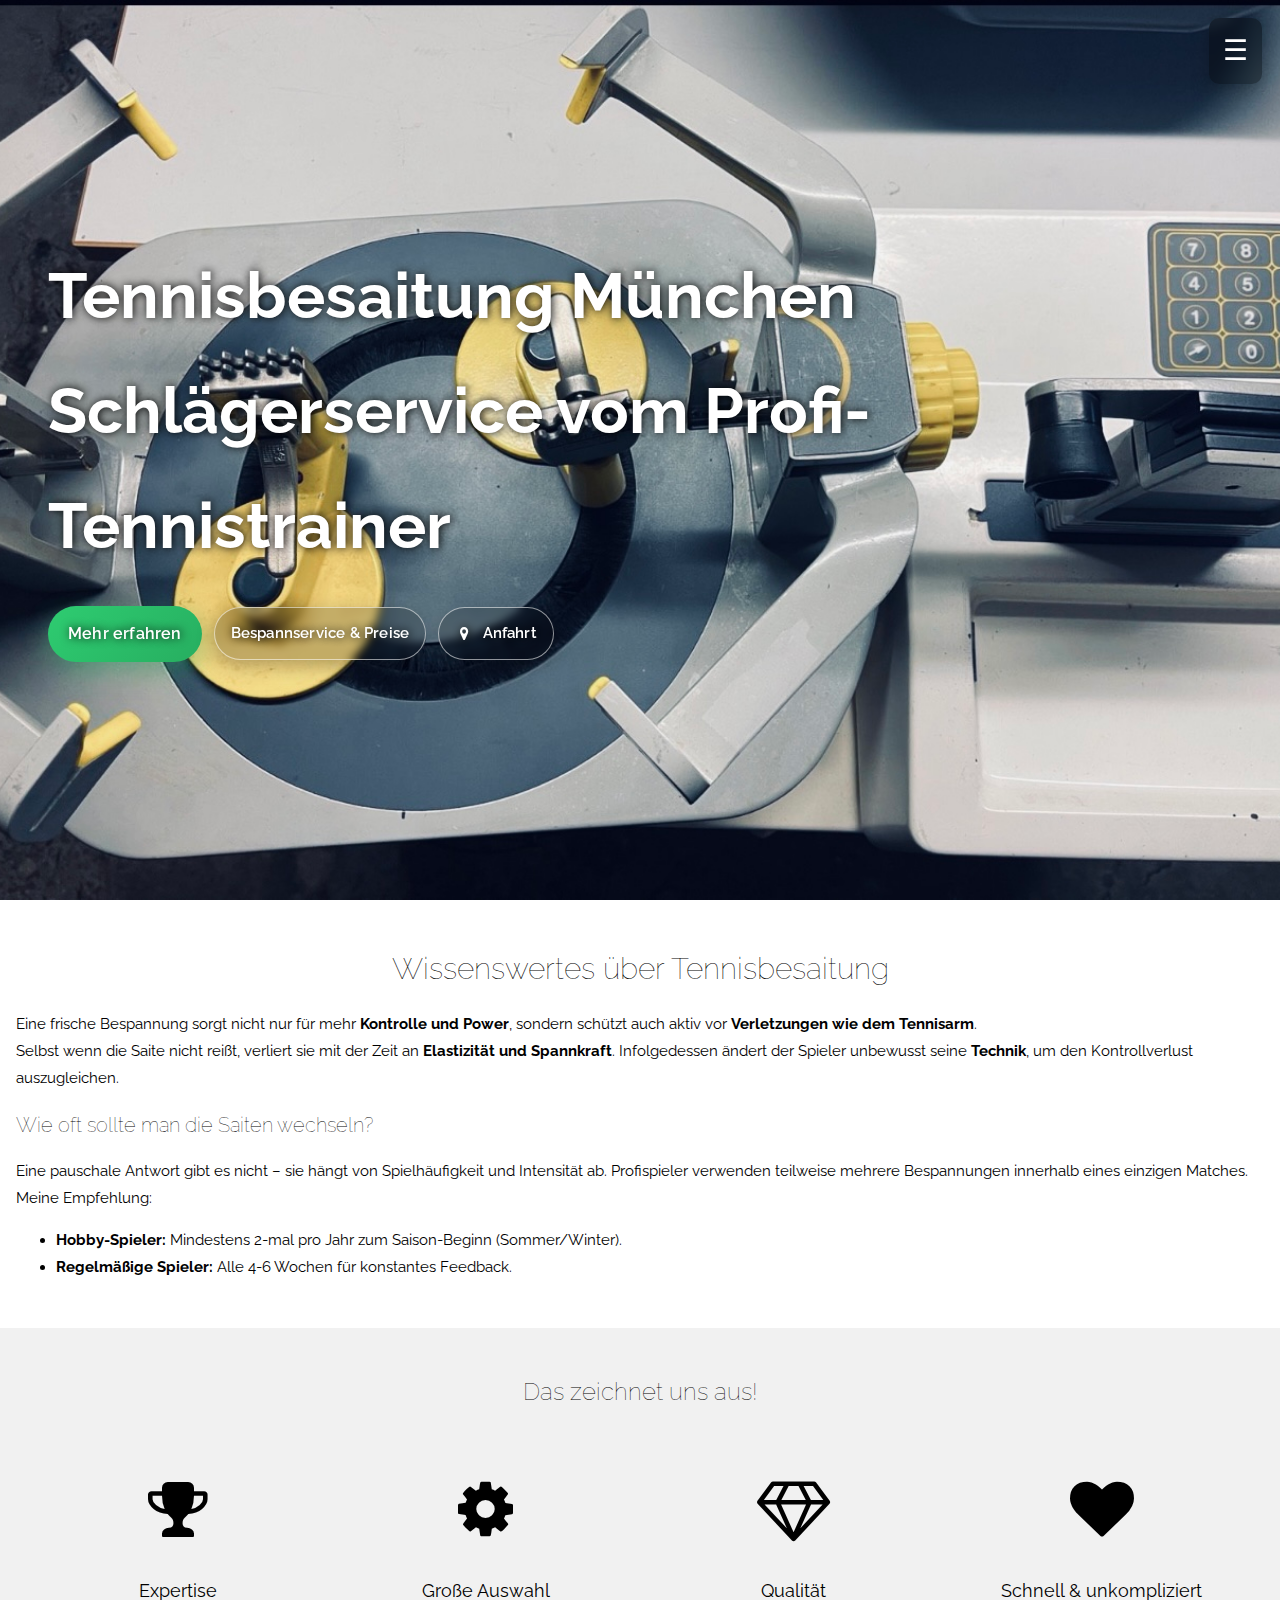
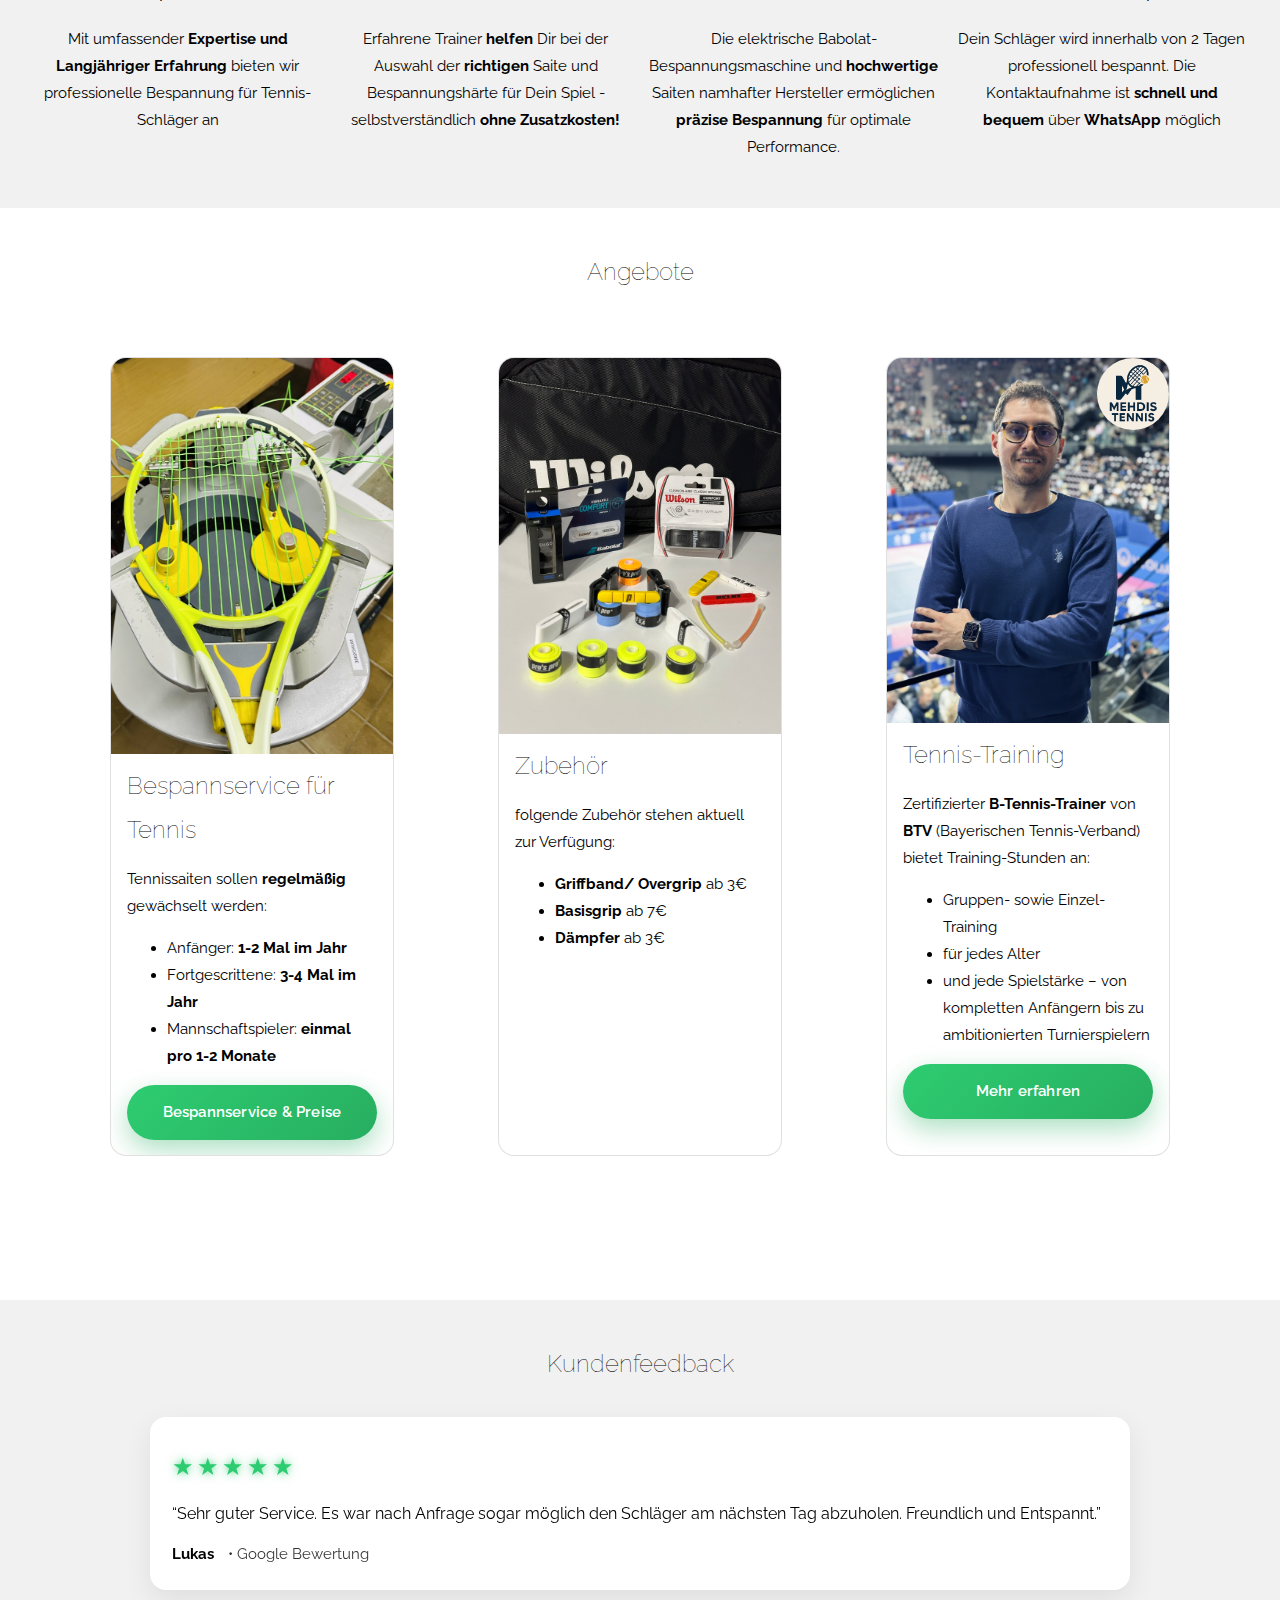
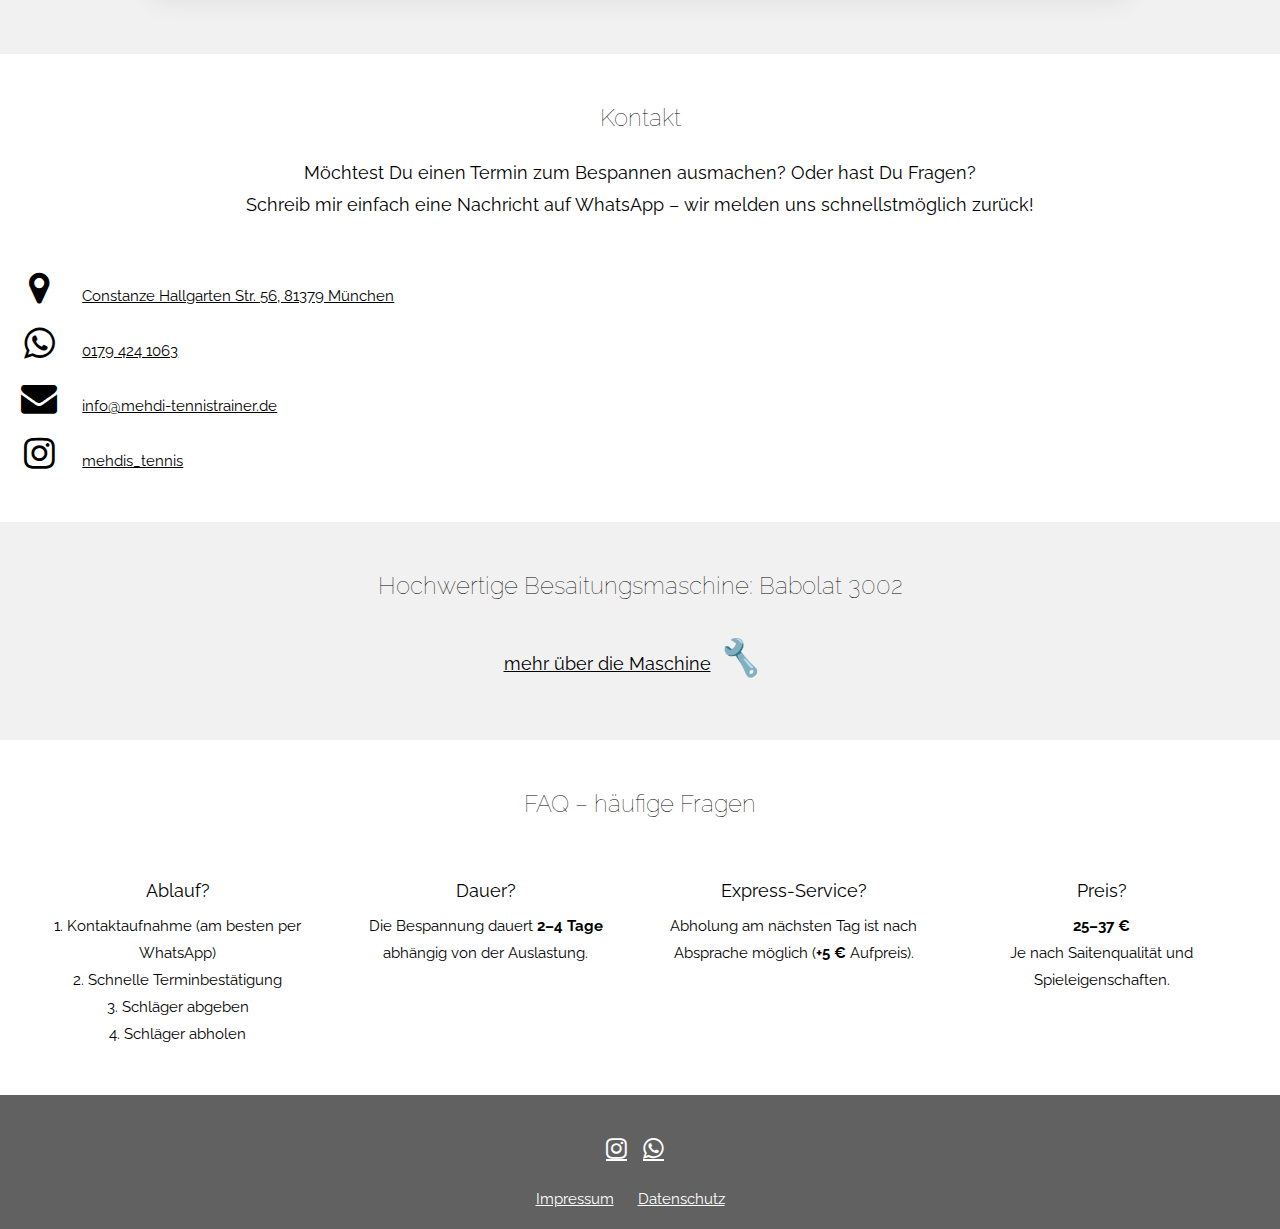
<file: index.html>
<!DOCTYPE html>
<html>
  <head>
    <title>Besaitung München</title>
    <link rel="icon" type="image/x-icon" href="/Assets/Bespannung.png" />
    <meta charset="UTF-8" />
    <meta name="viewport" content="width=device-width, initial-scale=1" />
    <link rel="stylesheet" href="style.css" />
    <link rel="stylesheet" href="https://fonts.googleapis.com/css?family=Raleway" />
    <link
      rel="stylesheet"
      href="https://cdnjs.cloudflare.com/ajax/libs/font-awesome/4.7.0/css/font-awesome.min.css"
    />

    <style>
      body,h1,h2,h3,h4,h5,h6 {font-family: "Raleway", sans-serif}

      body, html {
        height: 100%;
        line-height: 1.8;
      }

      html { scroll-behavior: smooth; }

      /* Full height image header */
      .bgimg-1 {
        background-position: center;
        background-size: cover;
        background-image: url("Assets/Tennis1.JPEG");
        min-height: 100%;
        transition: background-image 1s ease-in-out;
      }

      .w3-bar .w3-button { padding: 16px; }

      .inline-block{
        display: inline-block;
        margin-left: 50px;
      }

      .card-wrapper {
        display: flex;
        justify-content: space-between;
        align-items: stretch;
        flex-wrap: wrap;
        margin: 0 auto;
      }

      .card-item {
        flex: 1;
        margin: 0 10px;
        max-width: 300px;
        display: flex;
        flex-direction: column;
      }

      .w3-card {
        position: relative;   /* anchor for logo */
        height: 100%;
        display: flex;
        flex-direction: column;

        /* ✅ remove W3CSS card grey background */
        background: transparent !important;
      }

    #team .w3-card{
      background: #fff !important;
      border: 1px solid rgba(0,0,0,.12) !important;
      box-shadow: none !important;
      border-radius: 16px;
      overflow: hidden;
    }


      .w3-container { flex-grow: 1; }

      @media screen and (max-width: 768px) {
        .card-wrapper { flex-direction: column; align-items: stretch; }
        .card-item { margin: 10px 0; max-width: 100%; }
      }

      .filter-me{ filter: none; }

      @media screen and (max-width: 600px) {
        .w3-jumbo { font-size: 40px !important; }
        .w3-hide-small { display: block; }
      }

      /* NEW STYLE FOR BLACK FRIDAY BANNER */
      .bf-banner {
        background-color: #000;
        color: #fff;
        padding: 40px 16px;
        text-align: center;
        border-bottom: 4px solid #f44336;
      }

      
      /* ===== HERO NAV BUTTONS ===== */
      .hero-nav{
        margin-top: 22px;
        display: flex;
        flex-wrap: wrap;
        gap: 12px;
        align-items: center;
      }

      .nav-btn{
        display: inline-flex;
        align-items: center;
        justify-content: center;
        padding: 12px 16px;
        border-radius: 999px;
        border: 1px solid rgba(255,255,255,.55);
        color: #fff;
        text-decoration: none;
        font-weight: 600;
        letter-spacing: .2px;
        background: rgba(0,0,0,.25);
        backdrop-filter: blur(4px);
        transition: transform .15s ease, background .15s ease, border-color .15s ease, box-shadow .15s ease;
        box-shadow: 0 6px 18px rgba(0,0,0,.25);
        white-space: nowrap;
      }


      /* ===== TOP RIGHT HAMBURGER NAV ===== */
      .top-nav{
        position: fixed;
        top: calc(18px + env(safe-area-inset-top));
        right: calc(18px + env(safe-area-inset-right));
        z-index: 9999;
      }

      .menu-toggle{
        font-size: 28px;
        color: #fff;
        cursor: pointer;
        background: rgba(0,0,0,.35);
        backdrop-filter: blur(6px);
        padding: 8px 14px;
        border-radius: 10px;
        box-shadow: 0 6px 18px rgba(0,0,0,.25);
      }

      .menu-dropdown{
        display: none;
        position: absolute;
        right: 0;
        margin-top: 10px;
        background: #fff;
        border-radius: 12px;
        box-shadow: 0 10px 30px rgba(0,0,0,.15);
        overflow: auto;                 /* ✅ allow scroll if needed */
        -webkit-overflow-scrolling: touch;
        min-width: 240px;
        max-height: calc(100vh - 110px); /* ✅ never cut off on mobile */
      }

      .menu-dropdown a{
        display: block;
        padding: 12px 16px;
        text-decoration: none;
        color: #333;
        font-weight: 500;
        white-space: nowrap;
      }

      .menu-dropdown a:hover{
        background: #f3f3f3;
      }

      /* ===== CARD CTA (same style as nav-btn-primary) ===== */
      .card-btn{
        display: inline-flex;
        align-items: center;
        justify-content: center;
        width: 100%;
        padding: 14px 18px;
        border-radius: 999px;
        border: 0;
        text-decoration: none;
        font-weight: 600;
        letter-spacing: .2px;
        color: #fff;

        background: linear-gradient(135deg, #2ecc71, #27ae60);
        box-shadow: 0 10px 26px rgba(39,174,96,.38);

        transition:
          transform .15s ease,
          box-shadow .15s ease;
      }

      .card-btn:hover{
        transform: translateY(-2px) scale(1.02);
        box-shadow: 0 14px 32px rgba(39,174,96,.48);
      }

      
      .nav-btn:hover{
        transform: translateY(-2px);
        background: rgba(0,0,0,.45);
        border-color: rgba(255,255,255,.9);
      }

      .nav-btn-primary{
        padding: 14px 20px;
        font-size: 1.05rem;
        border: 0;
        background: linear-gradient(135deg, #2ecc71, #27ae60);
        box-shadow: 0 10px 26px rgba(39,174,96,.38);
        position: relative;
      }

      .nav-btn-primary:hover{
        transform: translateY(-3px) scale(1.02);
        box-shadow: 0 14px 32px rgba(39,174,96,.48);
      }

      .nav-btn-primary::after{
        content: "";
        position: absolute;
        inset: -4px;
        border-radius: 999px;
        border: 2px solid rgba(46, 204, 113, .55);
        opacity: 0;
        animation: pulse 2.2s ease-in-out infinite;
      }

      /* You used nav-btn-tertiary in HTML — define it */
      .nav-btn-tertiary{
        background: rgba(0,0,0,.18);
        border: 1px solid rgba(255,255,255,.55);
      }

      @keyframes pulse{
        0%, 100% { transform: scale(1); opacity: 0; }
        45%      { transform: scale(1.06); opacity: .45; }
      }

      /* ===== REVIEWS SECTION ===== */
      .reviews-section{ padding: 64px 16px; }
      .reviews-wrap{ max-width: 980px; margin: 0 auto; }
      .reviews-card{
        background:#fff;
        border-radius:16px;
        padding:22px;
        box-shadow:0 10px 28px rgba(0,0,0,.08);
      }

      /* Stars look */
      .stars{
        font-size: 24px;
        letter-spacing: 3px;
        margin: 6px 0 12px 0;
        color: #2ecc71;
        text-shadow:
          0 0 6px rgba(46,204,113,.6),
          0 0 14px rgba(46,204,113,.35);
      }

      .review-text{ font-size: 1.05rem; margin: 0 0 12px 0; }
      .review-meta{ margin: 0; opacity: .85; }
      .review-meta span{ margin-left: 10px; opacity: .8; }
      /* .review-actions{ margin-top: 14px; display:flex; gap:12px; flex-wrap:wrap; } */

      /* Fade applies to stars + text + meta */
      .review-text,
      .review-meta,
      .stars{
        opacity: 1;
        transition: opacity 0.45s ease-in-out;
        will-change: opacity;
      }

      .review-hidden{ opacity: 0; }

      /* ===== CARD CTA BUTTON (matches hero nav style) ===== */
      .card-cta{
        display: inline-flex;
        align-items: center;
        justify-content: center;
        width: 100%;
        padding: 12px 16px;
        border-radius: 999px;
        text-decoration: none;
        font-weight: 600;
        letter-spacing: .2px;
        color: #fff;
        background: linear-gradient(135deg, #2ecc71, #27ae60);
        box-shadow: 0 8px 22px rgba(39,174,96,.35);
        transition: transform .15s ease, box-shadow .15s ease, filter .15s ease;
      }

      .card-cta:hover{
        transform: translateY(-2px);
        box-shadow: 0 12px 30px rgba(39,174,96,.45);
        filter: brightness(1.05);
      }

      .card-image{
        position: relative;
      }

      .card-image img:not(.card-logo){
        width: 100%;
        display: block;
      }

      /* ✅ keep real colors on card images */
      #team .w3-card img,
      #team .card-image img{
        filter: none !important;
      }


      /* Logo overlay (flush to image/card edge) */
      .card-image{
        position: relative;      /* anchor for logo */
        overflow: hidden;        /* keeps everything inside */
      }

      .card-image img:not(.card-logo){
        width: 100%;
        display: block;
      }

      /* Logo sits EXACTLY on the top-right edge */
      .card-image .card-logo{
        position: absolute;
        top: 0;
        right: 0;

        width: 72px;
        height: 72px;

        object-fit: contain;
        border-radius: 50%;
        background: transparent;
        padding: 0;
        margin: 0;

        z-index: 5;
        filter: drop-shadow(0 6px 14px rgba(0,0,0,.35));
      }

      @media (max-width: 600px){
        .card-image .card-logo{
          width: 56px;
          height: 56px;
          top: 0;
          right: 0;
        }
      }


      @media (max-width: 600px){
        .w3-card > img.card-logo{
          width: 56px;
          height: 56px;

          top: 6px;      /* exact inner edge */
          right: 6px;    /* exact inner edge */
        }
      }
    
      /* ===== FAQ GRID ===== */
      .faq-grid{
        max-width: 1100px;
        margin: 40px auto 0 auto;
        display: grid;
        grid-template-columns: repeat(4, 1fr);
        gap: 20px;
        text-align: left;
      }

      .faq-item{
        background: #fff;
        border: 1px solid rgba(0,0,0,.1);
        border-radius: 16px;
        padding: 22px;
        box-shadow: 0 8px 22px rgba(0,0,0,.06);
      }

      .faq-item h4{
        margin-top: 0;
        margin-bottom: 12px;
        font-weight: 700;
      }

      .faq-item p{
        margin: 0;
        line-height: 1.6;
      }

      /* Tablet */
      @media (max-width: 992px){
        .faq-grid{
          grid-template-columns: repeat(2, 1fr);
        }
      }

      /* Mobile */
      @media (max-width: 600px){
        .faq-grid{
          grid-template-columns: 1fr;
        }
      }

    </style>

    <script async src="https://pagead2.googlesyndication.com/pagead/js/adsbygoogle.js?client=ca-pub-2893913946778603"
        crossorigin="anonymous">
    </script>

  </head>

  <!-- Google Analytics (gtag.js) -->
  <script async src="https://www.googletagmanager.com/gtag/js?id=G-CK5JQF6GR4"></script>
  <script>
    window.dataLayer = window.dataLayer || [];
    function gtag(){dataLayer.push(arguments);}
    gtag('js', new Date());

    gtag('config', 'G-CK5JQF6GR4');
  </script>

  <body>
    <!-- BLACK FRIDAY BANNER (disabled)
    <div class="bf-banner" id="blackfriday" style="text-align:center; padding:10px 10px 5px 10px" >
      <h2 style="font-weight: bold; margin-bottom: 5px; font-size: 24px !important;" class="w3-text-red">
        🖤 BLACK FRIDAY SPECIAL 🖤
      </h2>
      <p class="w3-large">
        <b>Spare jetzt 5€</b> auf Deine neue Besaitung!*
      </p>
    </div>
    -->

    <!-- TOP RIGHT HAMBURGER NAV -->
    <div class="top-nav" id="topNav">
      <div class="menu-toggle" onclick="toggleMenu()">☰</div>
      <div class="menu-dropdown" id="menuDropdown">
        <a href="#about">Das zeichnet uns aus</a>
        <a href="#team">Angebote</a>
        <a href="#reviews">Kundenfeedback</a>
        <a href="#contact">Kontakt</a>
        <a href="#faq">FAQ</a>
      </div>
    </div>


    <header class="bgimg-1 w3-display-container filter-me" id="home">
      <script>
        const bgElement = document.querySelector(".bgimg-1");

        const images = ["Assets/Tennis1.JPEG", "Assets/BespannService.JPEG"];
        let currentIndex = 0;

        const preloadImages = images.map((image) => {
          const img = new Image();
          img.src = image;
          return img;
        });

        function toggleBackgroundImage() {
          bgElement.style.transition = "background-image 1s ease-in-out";
          bgElement.style.backgroundImage = `url("${images[currentIndex]}")`;
          currentIndex = (currentIndex + 1) % images.length;
        }

        bgElement.style.backgroundImage = `url("${images[0]}")`;
        toggleBackgroundImage();
        setInterval(toggleBackgroundImage, 4000);
      </script>

      <div class="w3-display-left w3-text-white" style="padding:48px; text-shadow: 1px 0 10px black;">
        <span class="w3-jumbo w3-hide-small">
          <b>Tennisbesaitung München<br />Schlägerservice vom Profi-Tennistrainer</b>
        </span>

        <!-- NAV BUTTONS -->
        <div class="hero-nav">
          <a href="#intro" class="nav-btn nav-btn-primary">Mehr erfahren</a>

          <a href="Tennis.html" class="nav-btn nav-btn-tertiary">Bespannservice & Preise</a> 

          <a href="https://www.google.com/maps/dir//Constanze%20Hallgarten%20Stra%C3%9Fe%2056,%2081379%20M%C3%BCnchen" 
            target="_blank"
            class="nav-btn nav-btn-tertiary">
            <i class="fa fa-map-marker fa-fw" style="margin-right:8px;"></i>
            Anfahrt
          </a>
        </p>

        </div>
      </div>
    </header>


    <div class="w3-container" style="padding:32px 16px; background-color: #fff;" id="intro">
      <div class="article-section">
        <h2 class="w3-center">Wissenswertes über Tennisbesaitung</h2>
        <p>
          Eine frische Bespannung sorgt nicht nur für mehr <strong>Kontrolle und Power</strong>, sondern schützt auch aktiv vor <b>Verletzungen wie dem Tennisarm</b>. 
          <br>Selbst wenn die Saite nicht reißt, verliert sie mit der Zeit an <b>Elastizität und Spannkraft</b>. Infolgedessen ändert der Spieler unbewusst seine <b>Technik</b>, um den Kontrollverlust auszugleichen.
        </p>
        <h4>Wie oft sollte man die Saiten wechseln?</h4>
        <p>
            Eine pauschale Antwort gibt es nicht – sie hängt von Spielhäufigkeit und Intensität ab. Profispieler verwenden teilweise
            mehrere Bespannungen innerhalb eines einzigen Matches. 
            Meine Empfehlung:
          </p>
        <ul>
          <li><strong>Hobby-Spieler:</strong> Mindestens 2-mal pro Jahr zum Saison-Beginn (Sommer/Winter).</li>
          <li><strong>Regelmäßige Spieler:</strong> Alle 4-6 Wochen für konstantes Feedback.</li>
        </ul>
      </div>
    </div>


    <div class="w3-container w3-light-grey" style="padding:32px 16px" id="about">
      <h3 class="w3-center">Das zeichnet uns aus!</h3>
      <div class="w3-row-padding w3-center" style="margin-top:64px">
        <div class="w3-quarter">
          <i class="fa fa-trophy w3-margin-bottom w3-jumbo w3-center"></i>
          <p class="w3-large">Expertise</p>
          <p>Mit umfassender <b>Expertise und Langjähriger Erfahrung</b> bieten wir professionelle Bespannung für Tennis-Schläger an</p>
        </div>

        <div class="w3-quarter">
          <i class="fa fa-cog w3-margin-bottom w3-jumbo"></i>
          <p class="w3-large">Große Auswahl</p>
          <p>Erfahrene Trainer <b>helfen</b> Dir bei der Auswahl der <b>richtigen</b> Saite und Bespannungshärte für Dein Spiel - selbstverständlich <b>ohne Zusatzkosten!</b></p>
        </div>

        <div class="w3-quarter">
          <i class="fa fa-diamond w3-margin-bottom w3-jumbo"></i>
          <p class="w3-large">Qualität</p>
          <p>Die elektrische Babolat-Bespannungsmaschine und <b>hochwertige</b> Saiten namhafter Hersteller ermöglichen <b>präzise Bespannung</b> für optimale Performance. </p>
        </div>

        <div class="w3-quarter">
          <i class="fa fa-heart w3-margin-bottom w3-jumbo"></i>
          <p class="w3-large">Schnell & unkompliziert</p>
          <p>Dein Schläger wird innerhalb von 2 Tagen professionell bespannt. Die Kontaktaufnahme ist <b>schnell und bequem</b> über <b>WhatsApp</b> möglich</p>
        </div>
      </div>
    </div>

    <div class="w3-container" style="padding:32px 16px; padding-bottom:128px" id="team">
      <h3 class="w3-center">Angebote</h3>

        <div class="w3-row-padding card-wrapper" style="margin-top:64px; display:flex; justify-content:space-between;">

        <div class="w3-col l3 m6 w3-margin-bottom card-item">
          <div class="w3-card">
            <img src="Assets/Tennis2.JPEG" alt="tennisCard" style="width:100%" />
            <div class="w3-container flex-container">
              <h3>Bespannservice für Tennis</h3>
              <p>
                Tennissaiten sollen <b>regelmäßig</b> gewächselt werden:
              <ul>
                <li>Anfänger: <b>1-2 Mal im Jahr</b></li>
                <li>Fortgescrittene: <b>3-4 Mal im Jahr</b></li>
                <li>Mannschaftspieler: <b>einmal pro 1-2 Monate</b></li>
              </ul>
              </p>
              <p class="flex-end">
                <a href="Tennis.html" class="w3-button card-btn">
                  Bespannservice & Preise
                </a>
              </p>
            </div>
          </div>
        </div>

        <div class="w3-col l3 m6 w3-margin-bottom card-item">
          <div class="w3-card">
            <img src="Assets/Zubehoer.JPEG" alt="zubehoerCard" style="width:100%" />
            <div class="w3-container">
              <h3>Zubehör</h3>
              <p>
                folgende Zubehör stehen aktuell zur Verfügung:
              <ul>
                <li><b>Griffband/ Overgrip</b> ab 3€</li>
                <li><b>Basisgrip</b> ab 7€</li>
                <li><b>Dämpfer</b> ab 3€</li>
              </ul>
              </p>
            </div>
          </div>
        </div>

        <div class="w3-col l3 m6 w3-margin-bottom card-item">
          <div class="w3-card">
            <div class="card-image">
              <img src="Assets/myFoto2026.jpg" alt="badmintonCard" />
              <img src="Assets/Bespannung.png" alt="Logo" class="card-logo" />
            </div>
            <div class="w3-container flex-container">
              <h3>Tennis-Training</h3>
              <p>
                Zertifizierter <b>B-Tennis-Trainer</b> von <b>BTV</b> (Bayerischen Tennis-Verband) bietet Training-Stunden an:
              <ul>
                <li>Gruppen- sowie Einzel-Training</li>
                <li>für jedes Alter</li>
                <li>und jede Spielstärke – von kompletten Anfängern bis zu ambitionierten Turnierspielern</li>
              </ul>
              </p>
              <p class="flex-end"><a href="https://mehdis-tennis.webflow.io/" class="w3-button card-btn">Mehr erfahren</a></p>
            </div>
          </div>
        </div>
      </div>
    </div>

    <div id="modal01" class="w3-modal w3-black" onclick="this.style.display='none'">
      <span class="w3-button w3-xxlarge w3-black w3-padding-large w3-display-topright" title="Close Modal Image">×</span>
      <div class="w3-modal-content w3-animate-zoom w3-center w3-transparent w3-padding-64">
        <img id="img01" class="w3-image" />
        <p id="caption" class="w3-opacity w3-large"></p>
      </div>
    </div>

    <!-- GOOGLE REVIEWS (curated 5-star) -->
    <div class="w3-light-grey reviews-section" style="padding:32px 16px" id="reviews">
      <div class="reviews-wrap">
        <h3 class="w3-center">Kundenfeedback</h3>

        <div class="reviews-card" style="margin-top:32px; margin-bottom: 32px;">
          <!-- ✅ stars now have an id so JS can fade them too -->
          <div class="stars" id="reviewStars" aria-label="5 Sterne Bewertung">★★★★★</div>

          <p id="reviewText" class="review-text"></p>

          <p class="review-meta" id="reviewMeta">
            <strong id="reviewAuthor"></strong>
            <span id="reviewDate"></span>
          </p>

          <!--
          <div class="review-actions">
            <a class="nav-btn nav-btn-tertiary"
              target="_blank" rel="noopener"
              href="https://www.google.com/search?q=Besaitungsservice+M%C3%BCnchen+TENNIS+%7C+BADMINTON&hl=de#cobssid=s&mpd=~355121560105272078/customers/reviews">
              Alle Google-Bewertungen ansehen
            </a>
          </div>
          -->
        </div>
      </div>
    </div>

    <div class="w3-container" style="padding:32px 16px" id="contact">
      <h3 class="w3-center">Kontakt</h3>
      <p class="w3-center w3-large">
        Möchtest Du einen Termin zum Bespannen ausmachen? Oder hast Du Fragen?
        <br />Schreib mir einfach eine Nachricht auf WhatsApp – wir melden uns schnellstmöglich zurück!
      </p>

      <div style="margin-top:48px">
        <p>
          <i class="fa fa-map-marker fa-fw w3-xxlarge w3-margin-right"></i>
          <a href="https://www.google.com/maps/dir//Constanze%20Hallgarten%20Stra%C3%9Fe%2056,%2081379%20M%C3%BCnchen" target="_blank">
            Constanze Hallgarten Str. 56, 81379 München
          </a>
        </p>

        <p>
          <i class="fa fa-whatsapp fa-fw w3-xxlarge w3-margin-right"></i>
          <a href="https://wa.me/+491794241063?text=Hallo%2C%20ich%20m%C3%B6chte%20einen%20Termin%20f%C3%BCr%20eine%20neue%20Bespannung%20ausmachen.%20Meine%20Verf%C3%BCgbarkeit%20w%C3%A4re%20(BITTE%20TERMINE%20VORSCHLAGEN)%3A%0A-%20...%0A-%20...%0A%0ABitte%20um%20kurze%20R%C3%BCckmeldung!%20" target="_blank">
            0179 424 1063
          </a>
        </p>

        <p>
          <i class="fa fa-envelope fa-fw w3-xxlarge w3-margin-right"></i>
          <a href="mailto:info@mehdi-tennistrainer.de?subject=Termin%20Anfrage&body=Hallo%2C%20ich%20m%C3%B6chte%20einen%20Termin%20f%C3%BCr%20eine%20neue%20Bespannung%20ausmachen.%20Meine%20Verf%C3%BCgbarkeit%20w%C3%A4re%20(BITTE%20TERMINE%20VORSCHLAGEN)%3A%0A-%20...%0A-%20...%0A%0ABitte%20um%20kurze%20R%C3%BCckmeldung!%20" target="_blank">
            info@mehdi-tennistrainer.de
          </a>
        </p>

        <p>
          <i class="fa fa-instagram fa-fw w3-xxlarge w3-margin-right"></i>
          <a href="https://www.instagram.com/mehdis_tennis/profilecard/?igsh=MWcwcndlMDBweDc4MQ==" target="_blank">mehdis_tennis</a>
        </p>
      </div>
    </div>


    <div class="w3-container w3-light-grey w3-center w3-large" style="padding:32px 16px" id="machine">
      <h3 class="w3-center">Hochwertige Besaitungsmaschine: Babolat 3002</h3>
      <p>
        <a href="Maschine.html" target="_blank">mehr über die Maschine</a>
        <i style="font-size:24px" class="fa-fw w3-xxlarge w3-margin-right">🔧</i>
      </p>
    </div>

    <div class="w3-container" style="padding:32px 16px" id="faq">
      <h3 class="w3-center">FAQ – häufige Fragen</h3>

      <div class="w3-row-padding w3-center faq-features" style="margin-top:32px">

        <div class="w3-quarter">
          <p class="w3-large" style="margin-bottom:6px;">Ablauf?</p>
          <p style="margin-top:0;">
            1. Kontaktaufnahme (am besten per WhatsApp)<br>
            2. Schnelle Terminbestätigung<br>
            3. Schläger abgeben<br>
            4. Schläger abholen
          </p>
        </div>

        <div class="w3-quarter">
          <p class="w3-large" style="margin-bottom:6px;">Dauer?</p>
          <p style="margin-top:0;">
            Die Bespannung dauert
            <b>2–4 Tage</b> <br> abhängig von der Auslastung.
          </p>
        </div>

        <div class="w3-quarter">
          <p class="w3-large" style="margin-bottom:6px;">Express-Service?</p>
          <p style="margin-top:0;">
            Abholung am nächsten Tag ist nach Absprache möglich (<b>+5 €</b> Aufpreis).
          </p>
        </div>

        <div class="w3-quarter">
          <p class="w3-large" style="margin-bottom:6px;">Preis?</p>
          <p style="margin-top:0;">
            <b>25–37 €</b><br>
            Je nach Saitenqualität und Spieleigenschaften.
          </p>
        </div>

      </div>
    </div>

    <footer class="w3-center w3-dark-grey w3-padding-16">

      <div class="w3-xlarge w3-section">
        <a class="fa fa-instagram w3-hover-opacity" style="margin-right: 10px" href="https://www.instagram.com/mehdis_tennis/profilecard/?igsh=MWcwcndlMDBweDc4MQ=="></a>
        <a class="fa fa-whatsapp w3-hover-opacity" style="margin-right: 10px" href="https://wa.me/+491794241063"></a>
      </div>

      <a href="Impressum.html" target="_blank">Impressum</a>
      <a href="datenschutz.html" style="margin: 0 20px" target="_blank">Datenschutz</a>
    </footer>

    <script>
      const reviews = [
        { text: "Mehdi ist sehr zuvorkommend und zuverlässig. Die Kommunikation verlief unkompliziert und reibungslos. Ich habe meinen Tennisschläger mit neuer Bespannung und inklusive neuem Griffband  in kürzester Zeit wieder abholen können. Ich bin wirklich sehr zufrieden mit dem Service und der Beratung. Preis Leistung ist super! Sehr zu empfehlen!", author: "Franka", date: "Google Bewertung" },
        { text: "Bespannungstermin wurde kurzfristig und unkompliziert per Whatsapp vereinbart. Die Abholung am nächsten Tag war nach Anfrage möglich. Bespannung ist richtig gut geworden. Mehdi kennt sich gut aus und hat gute Vorschläge bzgl Stringtensions gegeben. Würde ihn jeden empfehlen.", author: "Can K.", date: "Google Bewertung" },
        { text: "Sehr guter Service. Es war nach Anfrage sogar möglich den Schläger am nächsten Tag abzuholen. Freundlich und Entspannt.", author: "Lukas", date: "Google Bewertung" },
        { text: "Super Service und Preis-Leistungsverhältnis. Habe zwei Schläger zum Besaiten plus neue Griffbänder abgegeben. Bin sehr zufrieden! Empfehlenswert.", author: "Flo O.", date: "Google Bewertung" }
      ];

      const elStars  = document.getElementById("reviewStars");
      const elText   = document.getElementById("reviewText");
      const elMeta   = document.getElementById("reviewMeta");
      const elAuthor = document.getElementById("reviewAuthor");
      const elDate   = document.getElementById("reviewDate");

      let idx = Math.floor(Math.random() * reviews.length);

      function showReview(i){
        const r = reviews[i];
        elText.textContent = "“" + r.text + "”";
        elAuthor.textContent = r.author;
        elDate.textContent = r.date ? "• " + r.date : "";
      }

      showReview(idx);

      const FADE_MS = 450;   // must match CSS duration
      const ROTATE_MS = 6500;

      setInterval(() => {
        // fade out (stars + text + meta)
        elStars.classList.add("review-hidden");
        elText.classList.add("review-hidden");
        elMeta.classList.add("review-hidden");

        // wait for fade-out, then swap content
        setTimeout(() => {
          idx = (idx + 1) % reviews.length;
          showReview(idx);

          // fade in
          requestAnimationFrame(() => {
            elStars.classList.remove("review-hidden");
            elText.classList.remove("review-hidden");
            elMeta.classList.remove("review-hidden");
          });
        }, FADE_MS);
      }, ROTATE_MS);
    </script>


    <script>
      function toggleMenu() {
        const menu = document.getElementById("menuDropdown");
        menu.style.display = menu.style.display === "block" ? "none" : "block";
      }

      // Close menu when clicking outside
      window.addEventListener("click", function(e) {
        const menu = document.getElementById("menuDropdown");
        const toggle = document.querySelector(".menu-toggle");
        if (!toggle.contains(e.target) && !menu.contains(e.target)) {
          menu.style.display = "none";
        }
      });

      let lastScrollTop = 0;
      const scrollThreshold = 20; // how much user must scroll before hiding

      window.addEventListener("scroll", function() {
        const menu = document.getElementById("menuDropdown");
        const currentScroll = window.pageYOffset || document.documentElement.scrollTop;

        const scrollDistance = Math.abs(currentScroll - lastScrollTop);

        // Only hide if user scrolls more than threshold
        if (menu && menu.style.display === "block" && scrollDistance > scrollThreshold) {
          menu.style.display = "none";
        }

        lastScrollTop = currentScroll <= 0 ? 0 : currentScroll;
      }, { passive: true });
    </script>

    <script>
      // Show hamburger ONLY while header (#home) is visible
      const headerEl = document.getElementById("home");
      const topNavEl = document.getElementById("topNav");
      const menuEl = document.getElementById("menuDropdown");

      if (headerEl && topNavEl) {
        const observer = new IntersectionObserver((entries) => {
          const headerVisible = entries[0].isIntersecting;

          // show only inside header view
          topNavEl.style.display = headerVisible ? "block" : "none";

          // close dropdown when leaving header
          if (!headerVisible && menuEl) {
            menuEl.style.display = "none";
          }
        }, { threshold: 0.05 }); // 5% header visible = show
        observer.observe(headerEl);
      }
    </script>


  </body>
</html>
</file>
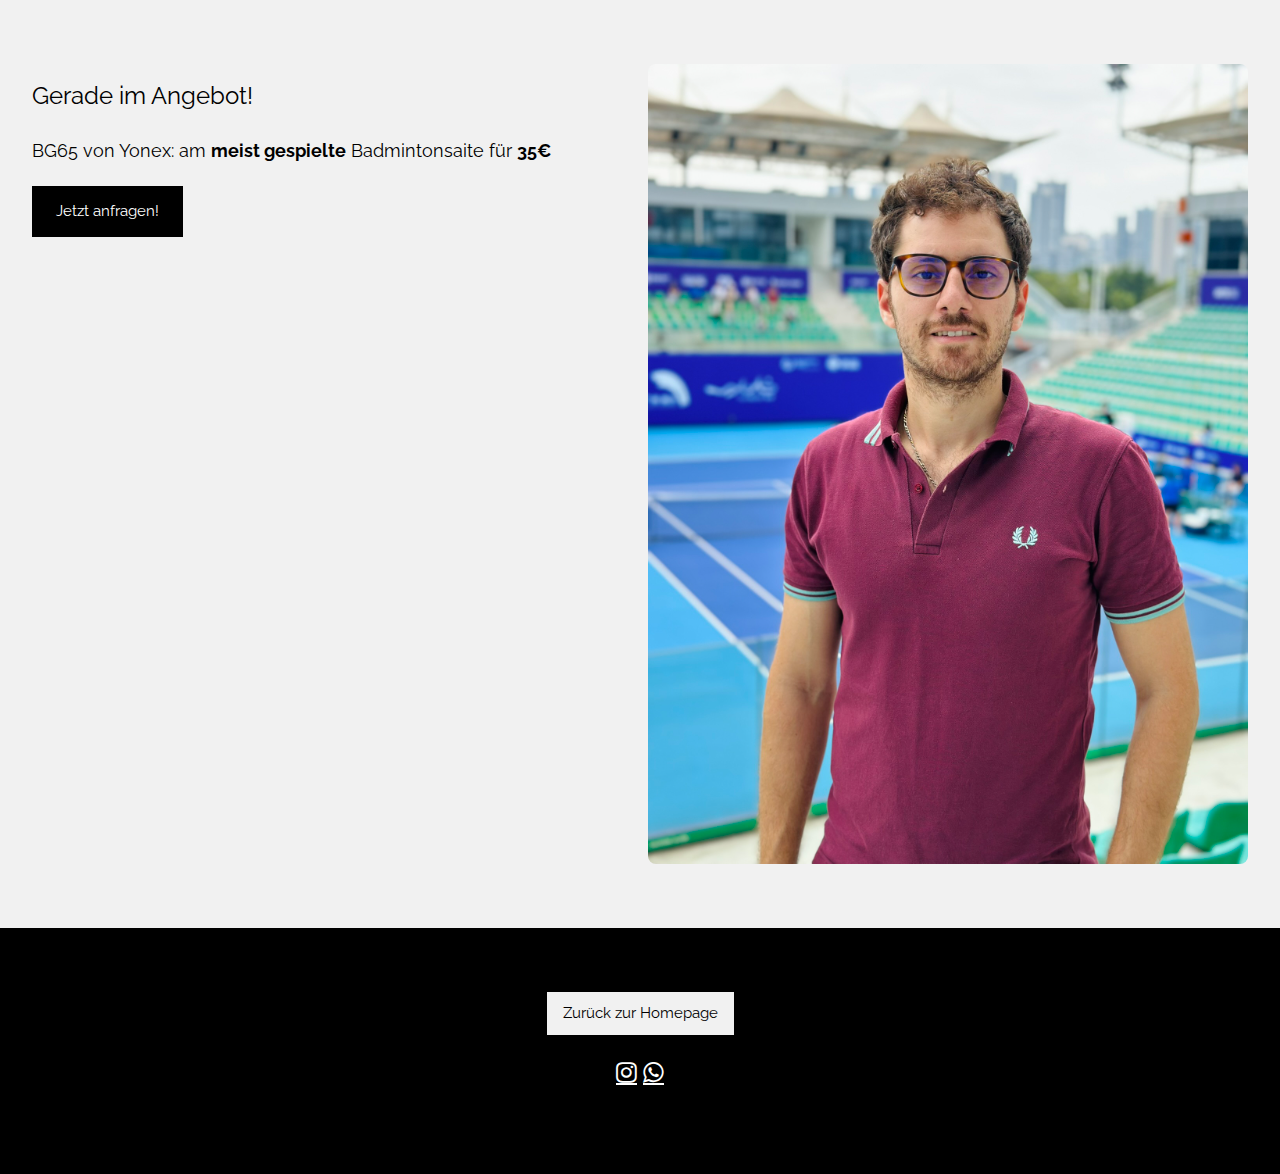
<file: Badminton.html>
<!DOCTYPE html>
<html>
  <head>
    <title>Besaitung München</title>
    <link rel="icon" type="image/x-icon" href="/Assets/Bespannung.ico" />
    <meta charset="UTF-8" />
    <meta name="viewport" content="width=device-width, initial-scale=1" />
    <link rel="stylesheet" href="https://www.w3schools.com/w3css/4/w3.css" />
    <link
      rel="stylesheet"
      href="https://fonts.googleapis.com/css?family=Raleway"
    />
    <link
      rel="stylesheet"
      href="https://cdnjs.cloudflare.com/ajax/libs/font-awesome/4.7.0/css/font-awesome.min.css"
    />
    <style>
      body,
      h1,
      h2,
      h3,
      h4,
      h5,
      h6 {
        font-family: "Raleway", sans-serif;
      }

      body,
      html {
        height: 100%;
        line-height: 1.8;
      }

      .inline-elem {
        display: inline-block;
      }
    </style>
  </head>

  <body>
    <!-- Promo Section - "We know design" -->
    <div class="w3-container w3-light-grey" style="padding: 64px 16px">
      <div class="w3-row-padding">
        <div class="w3-col m6">
          <h3>Gerade im Angebot!</h3>
          <p class="w3-large">
            BG65 von Yonex: am <b>meist gespielte</b> Badmintonsaite für
            <b>35€</b>
          </p>

          <a
            href="index.html#contact"
            class="w3-button w3-black w3-padding-large"
            >Jetzt anfragen!</a
          >
          <p></p>
        </div>

        <div class="w3-col m6">
          <img
            class="w3-image w3-round-large"
            src="Assets/Badminton2.JPEG"
            alt="Buildings"
            width="700"
            height="394"
          />
        </div>
      </div>
    </div>

    <!-- Footer -->
    <footer class="w3-center w3-black w3-padding-64">
      <a href="index.html" class="w3-button w3-light-grey"
        >Zurück zur Homepage</a
      >
      <div class="w3-xlarge w3-section">
        <a
          class="fa fa-instagram w3-hover-opacity"
          href="https://www.instagram.com/meuch_tennis/profilecard/?igsh=MWcwcndlMDBweDc4MQ=="
        ></a>
        <a
          class="fa fa-whatsapp w3-hover-opacity"
          href="https://wa.me/+491794241063"
        ></a>
      </div>
    </footer>
  </body>
</html>
</file>
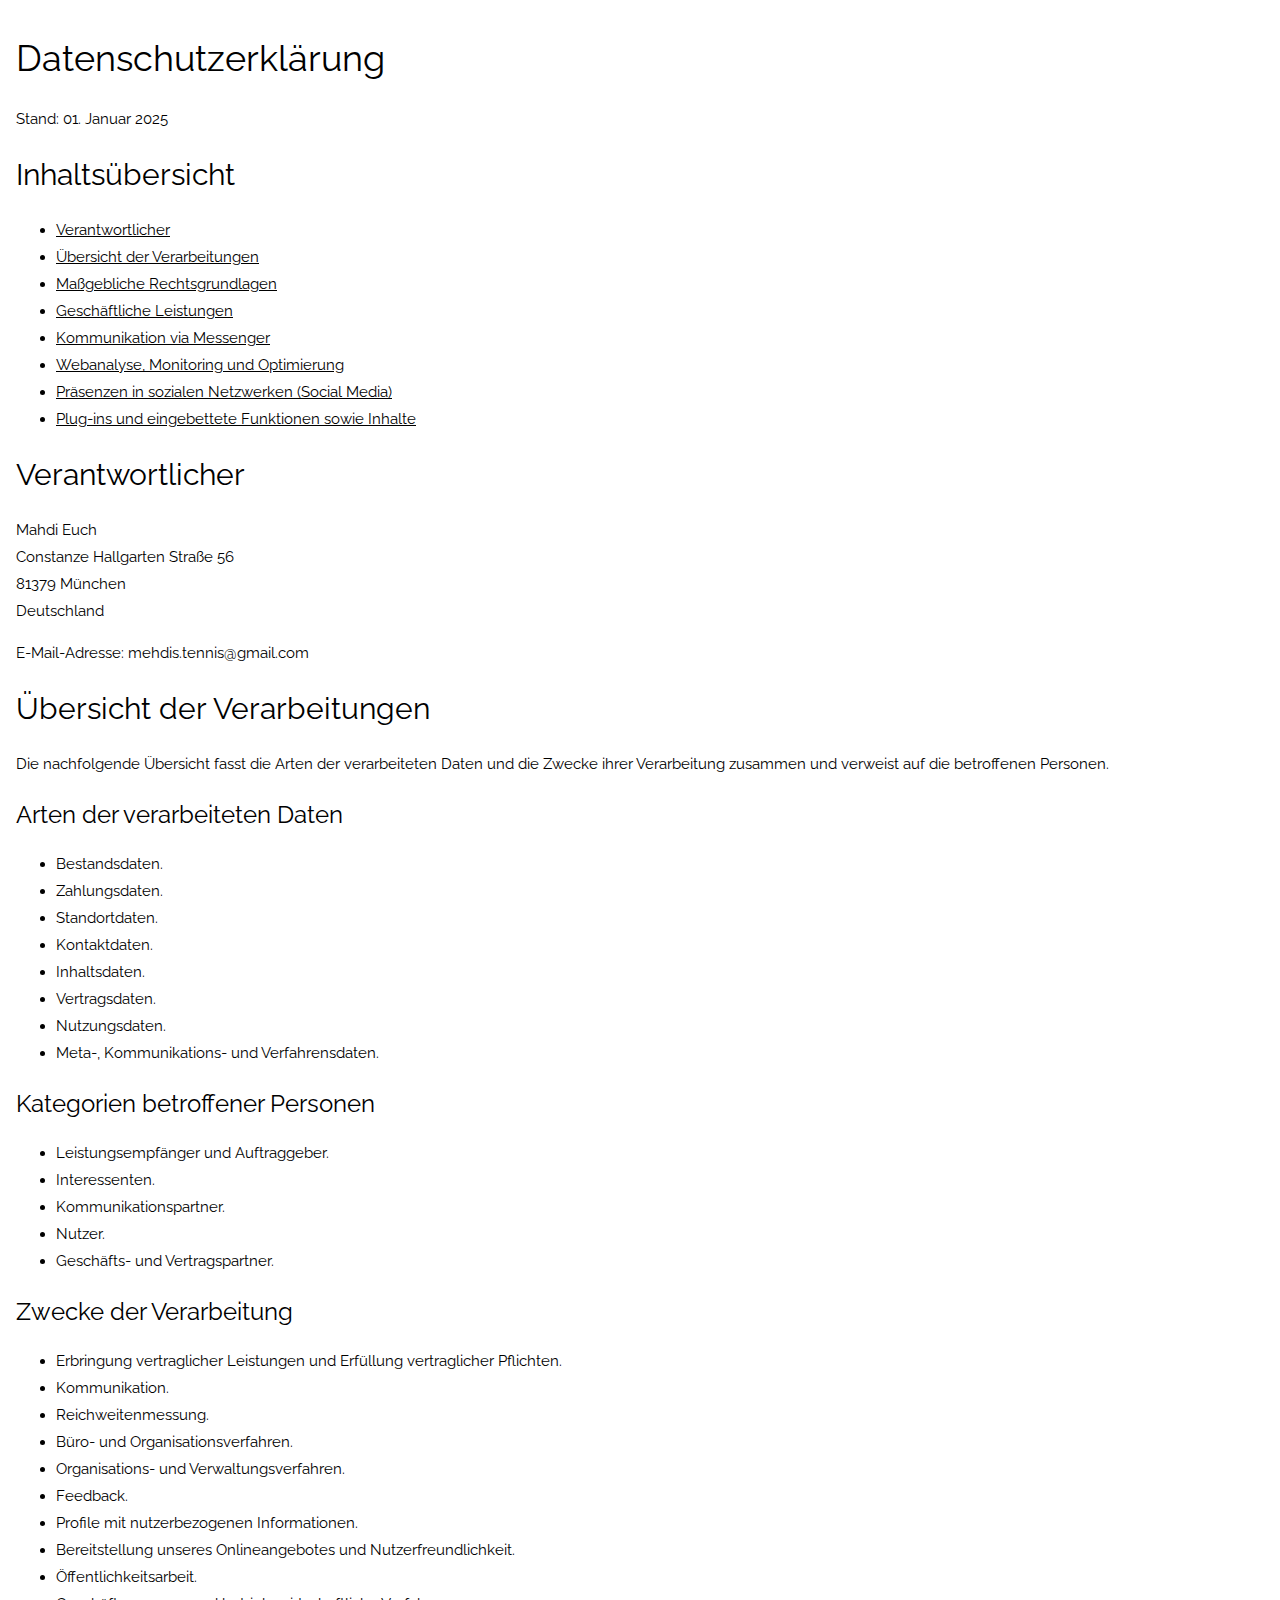
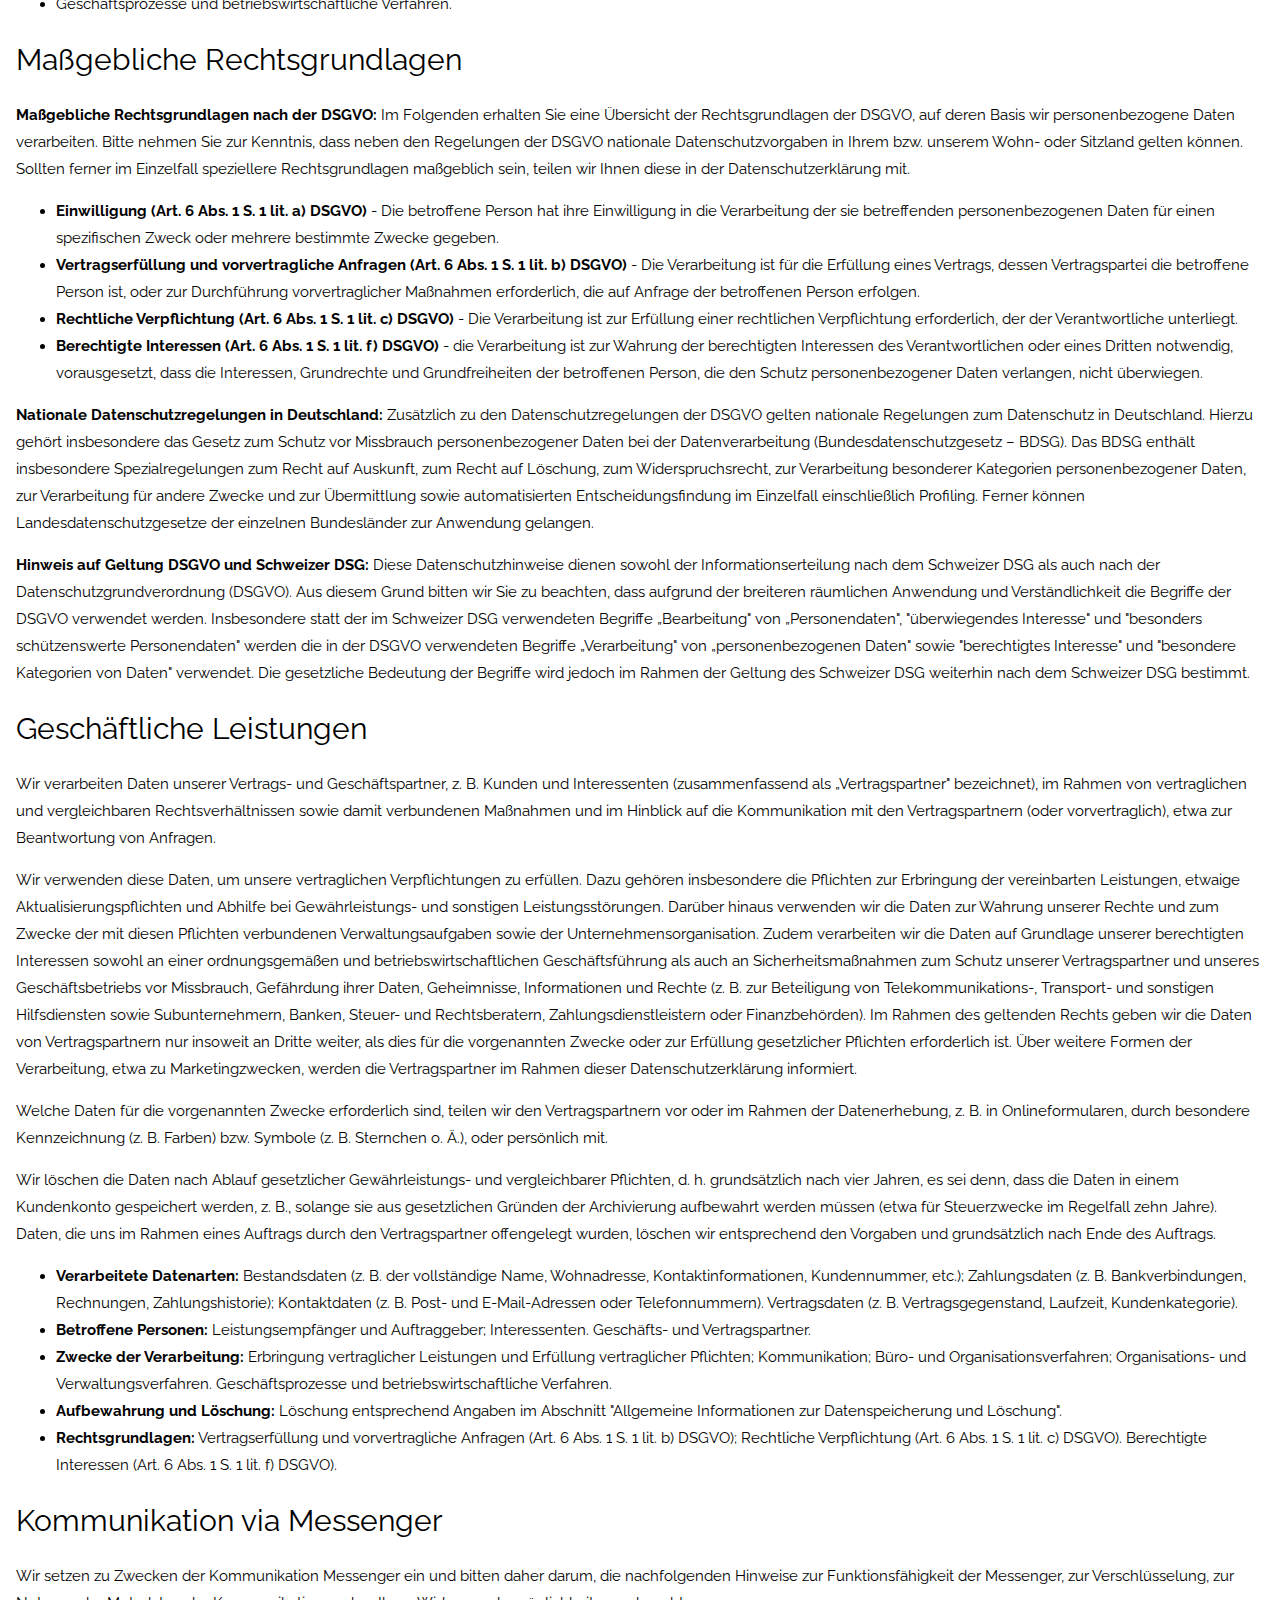
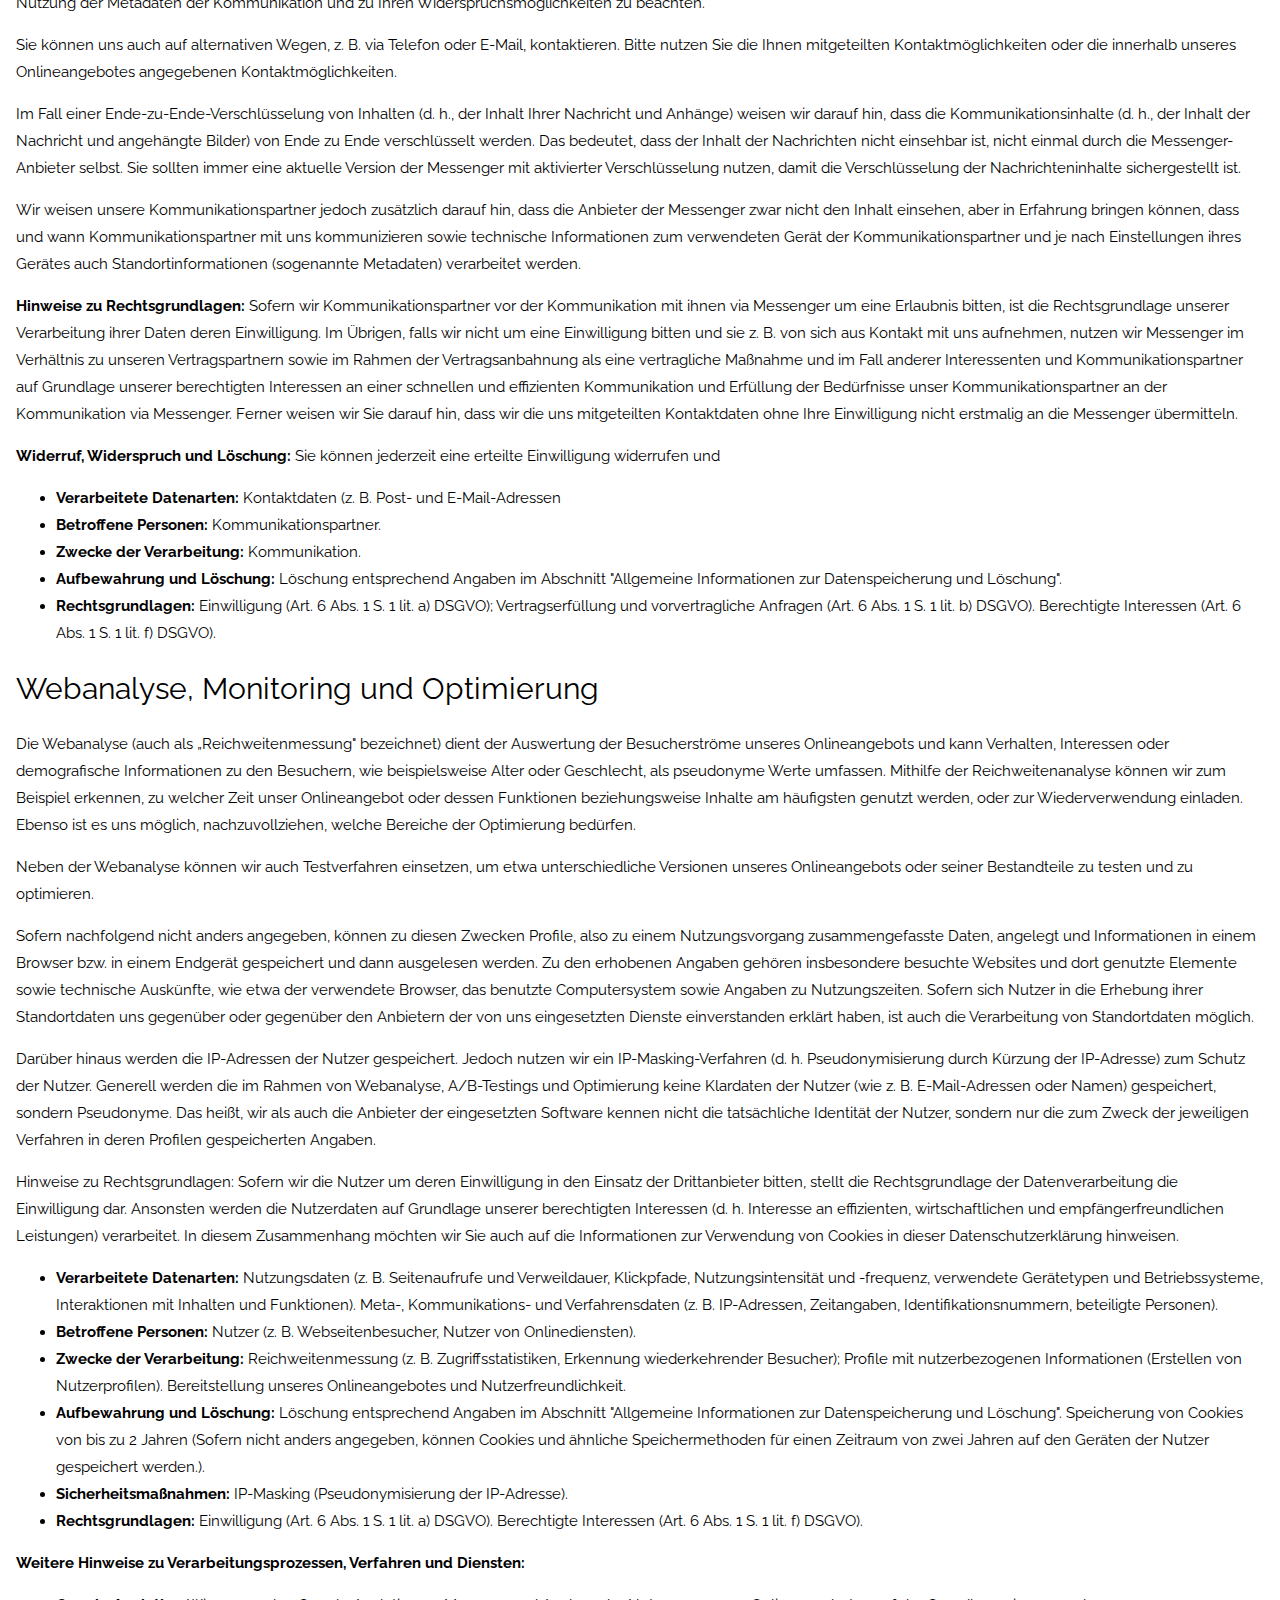
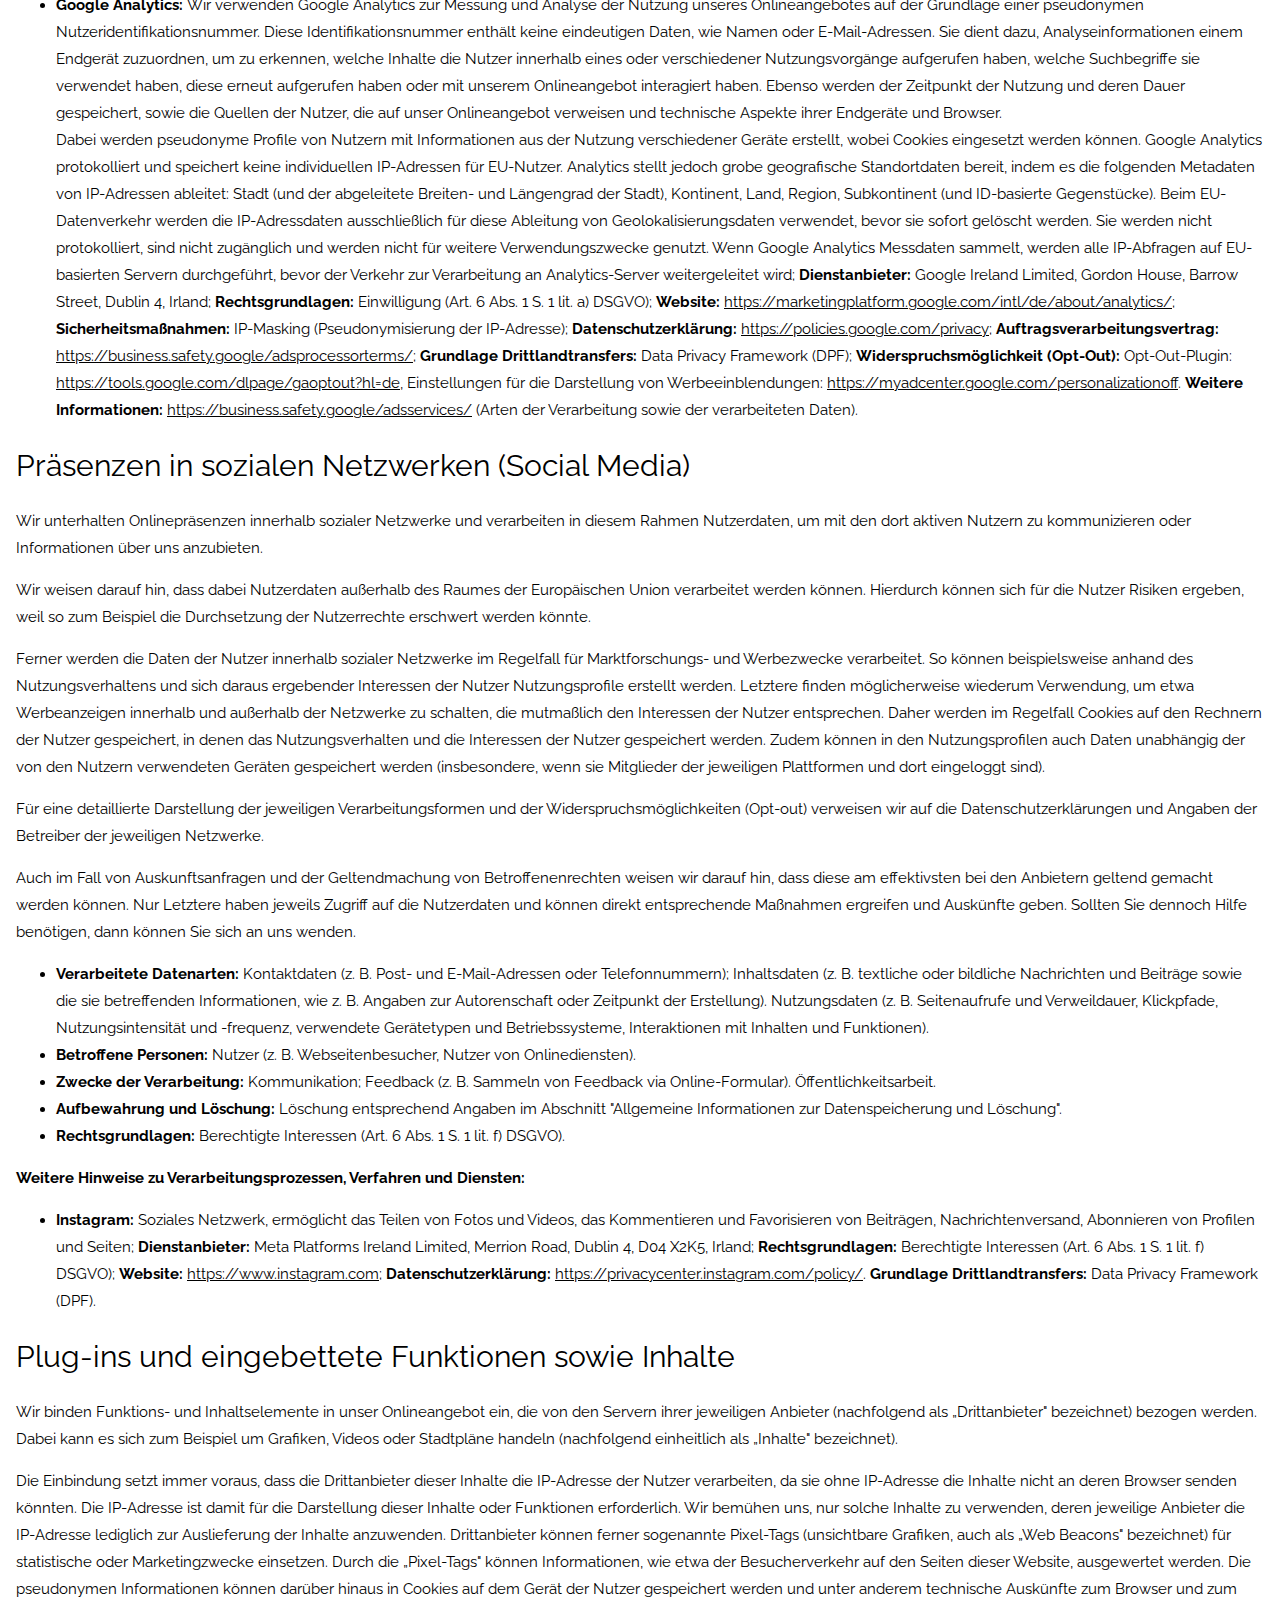
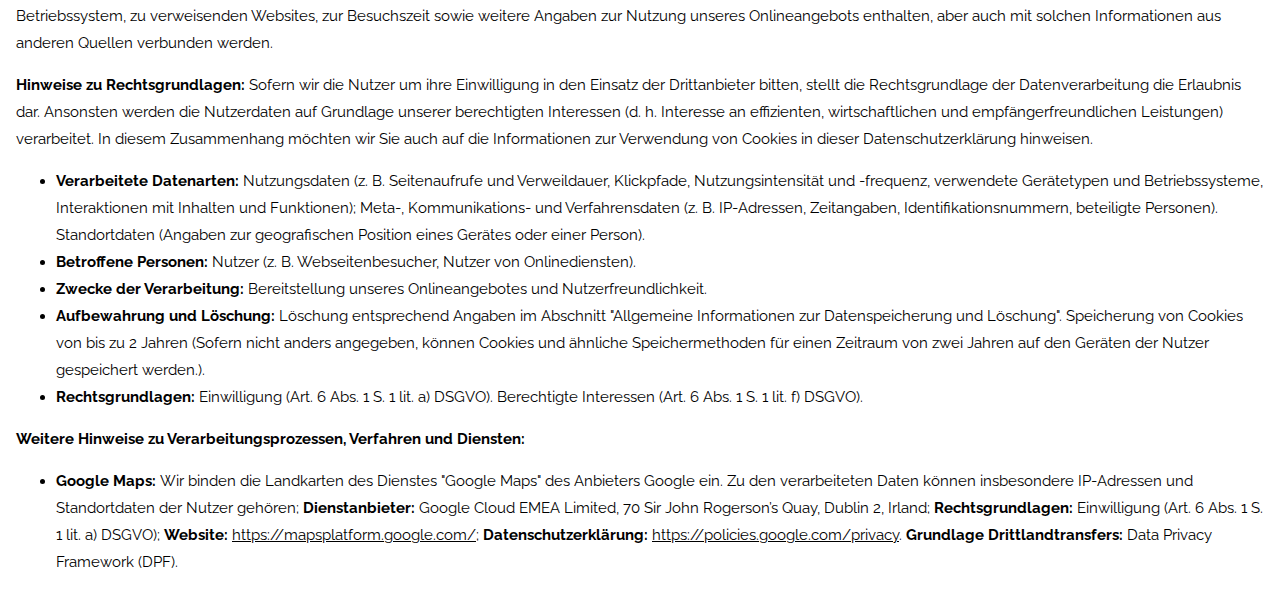
<file: datenschutz.html>
<!DOCTYPE html>
<html>
  <head>
    <title>Besaitung München</title>
    <link rel="icon" type="image/x-icon" href="/Assets/Bespannung.ico" />
    <meta charset="UTF-8" />
    <meta name="viewport" content="width=device-width, initial-scale=1" />
    <link rel="stylesheet" href="https://www.w3schools.com/w3css/4/w3.css" />
    <link
      rel="stylesheet"
      href="https://fonts.googleapis.com/css?family=Raleway"
    />
    <link
      rel="stylesheet"
      href="https://cdnjs.cloudflare.com/ajax/libs/font-awesome/4.7.0/css/font-awesome.min.css"
    />

    <style>
      body,
      h1,
      h2,
      h3,
      h4,
      h5,
      h6 {
        font-family: "Raleway", sans-serif;
      }

      body,
      html {
        min-height: 100vh;
        line-height: 1.8;
      }

      body {
        padding: 16px 16px;
      }
    </style>

    <script async src="https://pagead2.googlesyndication.com/pagead/js/adsbygoogle.js?client=ca-pub-2893913946778603"
        crossorigin="anonymous">
    </script>

  </head>

  <!-- Google tag (gtag.js) -->
  <script async src="https://www.googletagmanager.com/gtag/js?id=G-CK5JQF6GR4"></script>
  <script>
    window.dataLayer = window.dataLayer || [];
    function gtag(){dataLayer.push(arguments);}
    gtag('js', new Date());

    gtag('config', 'G-CK5JQF6GR4');
  </script>

  <body>
    <h1>Datenschutzerklärung</h1>
    <p>Stand: 01. Januar 2025</p>

    <!-- GOOGLE ADS (hidden if no ad is filled) -->
    <div id="ads-section" class="w3-container w3-light-grey" style="padding:12px 16px; display:none;">
      <div style="max-width:980px;margin:0 auto; text-align:center;">
        <small style="opacity:.55; font-size:11px; display:block; margin-bottom:6px;">Werbung</small>

        <ins id="adsbygoogle-slot" class="adsbygoogle"
          style="display:block; width:100%; min-height:60px;"
          data-ad-client="ca-pub-2893913946778603"
          data-ad-slot="1234567890"
          data-ad-format="auto"
          data-full-width-responsive="true"></ins>
      </div>
    </div>

    <script>
      // Request the ad
      (adsbygoogle = window.adsbygoogle || []).push({});

      // Reveal section ONLY if ad is actually filled
      (function showAdSectionIfFilled() {
        const section = document.getElementById("ads-section");
        const ad = document.getElementById("adsbygoogle-slot");

        let checks = 0;
        const maxChecks = 10; // ~5 seconds

        const timer = setInterval(() => {
          checks++;

          const filled =
            ad?.getAttribute("data-ad-status") === "filled" ||
            ad?.offsetHeight > 0;

          if (filled) {
            section.style.display = "block";
            clearInterval(timer);
          }

          // Stop checking after timeout (keep hidden if no ad)
          if (checks >= maxChecks) clearInterval(timer);
        }, 500);
      })();
    </script>

    <style>
      /* Reserve more space on desktop once visible (CLS-safe) */
      @media (min-width: 992px){
        .adsbygoogle{ min-height: 90px !important; }
      }
    </style>

    <h2>Inhaltsübersicht</h2>
    <ul class="index">
      <li><a class="index-link" href="#m3">Verantwortlicher</a></li>
      <li>
        <a class="index-link" href="#mOverview">Übersicht der Verarbeitungen</a>
      </li>
      <li>
        <a class="index-link" href="#m2427">Maßgebliche Rechtsgrundlagen</a>
      </li>
      <li><a class="index-link" href="#m317">Geschäftliche Leistungen</a></li>
      <li>
        <a class="index-link" href="#m391">Kommunikation via Messenger</a>
      </li>
      <li>
        <a class="index-link" href="#m263"
          >Webanalyse, Monitoring und Optimierung</a
        >
      </li>
      <li>
        <a class="index-link" href="#m136"
          >Präsenzen in sozialen Netzwerken (Social Media)</a
        >
      </li>
      <li>
        <a class="index-link" href="#m328"
          >Plug-ins und eingebettete Funktionen sowie Inhalte</a
        >
      </li>
    </ul>
    <h2 id="m3">Verantwortlicher</h2>
    <p>
      Mahdi Euch<br />Constanze Hallgarten Straße 56<br />81379 München<br />Deutschland
    </p>
    <p>E-Mail-Adresse: mehdis.tennis@gmail.com</p>

    <h2 id="mOverview">Übersicht der Verarbeitungen</h2>
    <p>
      Die nachfolgende Übersicht fasst die Arten der verarbeiteten Daten und die
      Zwecke ihrer Verarbeitung zusammen und verweist auf die betroffenen
      Personen.
    </p>
    <h3>Arten der verarbeiteten Daten</h3>
    <ul>
      <li>Bestandsdaten.</li>
      <li>Zahlungsdaten.</li>
      <li>Standortdaten.</li>
      <li>Kontaktdaten.</li>
      <li>Inhaltsdaten.</li>
      <li>Vertragsdaten.</li>
      <li>Nutzungsdaten.</li>
      <li>Meta-, Kommunikations- und Verfahrensdaten.</li>
    </ul>
    <h3>Kategorien betroffener Personen</h3>
    <ul>
      <li>Leistungsempfänger und Auftraggeber.</li>
      <li>Interessenten.</li>
      <li>Kommunikationspartner.</li>
      <li>Nutzer.</li>
      <li>Geschäfts- und Vertragspartner.</li>
    </ul>
    <h3>Zwecke der Verarbeitung</h3>
    <ul>
      <li>
        Erbringung vertraglicher Leistungen und Erfüllung vertraglicher
        Pflichten.
      </li>
      <li>Kommunikation.</li>
      <li>Reichweitenmessung.</li>
      <li>Büro- und Organisationsverfahren.</li>
      <li>Organisations- und Verwaltungsverfahren.</li>
      <li>Feedback.</li>
      <li>Profile mit nutzerbezogenen Informationen.</li>
      <li>Bereitstellung unseres Onlineangebotes und Nutzerfreundlichkeit.</li>
      <li>Öffentlichkeitsarbeit.</li>
      <li>Geschäftsprozesse und betriebswirtschaftliche Verfahren.</li>
    </ul>
    <h2 id="m2427">Maßgebliche Rechtsgrundlagen</h2>
    <p>
      <strong>Maßgebliche Rechtsgrundlagen nach der DSGVO: </strong>Im Folgenden
      erhalten Sie eine Übersicht der Rechtsgrundlagen der DSGVO, auf deren
      Basis wir personenbezogene Daten verarbeiten. Bitte nehmen Sie zur
      Kenntnis, dass neben den Regelungen der DSGVO nationale
      Datenschutzvorgaben in Ihrem bzw. unserem Wohn- oder Sitzland gelten
      können. Sollten ferner im Einzelfall speziellere Rechtsgrundlagen
      maßgeblich sein, teilen wir Ihnen diese in der Datenschutzerklärung mit.
    </p>
    <ul>
      <li>
        <strong>Einwilligung (Art. 6 Abs. 1 S. 1 lit. a) DSGVO)</strong> - Die
        betroffene Person hat ihre Einwilligung in die Verarbeitung der sie
        betreffenden personenbezogenen Daten für einen spezifischen Zweck oder
        mehrere bestimmte Zwecke gegeben.
      </li>
      <li>
        <strong
          >Vertragserfüllung und vorvertragliche Anfragen (Art. 6 Abs. 1 S. 1
          lit. b) DSGVO)</strong
        >
        - Die Verarbeitung ist für die Erfüllung eines Vertrags, dessen
        Vertragspartei die betroffene Person ist, oder zur Durchführung
        vorvertraglicher Maßnahmen erforderlich, die auf Anfrage der betroffenen
        Person erfolgen.
      </li>
      <li>
        <strong
          >Rechtliche Verpflichtung (Art. 6 Abs. 1 S. 1 lit. c) DSGVO)</strong
        >
        - Die Verarbeitung ist zur Erfüllung einer rechtlichen Verpflichtung
        erforderlich, der der Verantwortliche unterliegt.
      </li>
      <li>
        <strong
          >Berechtigte Interessen (Art. 6 Abs. 1 S. 1 lit. f) DSGVO)</strong
        >
        - die Verarbeitung ist zur Wahrung der berechtigten Interessen des
        Verantwortlichen oder eines Dritten notwendig, vorausgesetzt, dass die
        Interessen, Grundrechte und Grundfreiheiten der betroffenen Person, die
        den Schutz personenbezogener Daten verlangen, nicht überwiegen.
      </li>
    </ul>
    <p>
      <strong>Nationale Datenschutzregelungen in Deutschland: </strong
      >Zusätzlich zu den Datenschutzregelungen der DSGVO gelten nationale
      Regelungen zum Datenschutz in Deutschland. Hierzu gehört insbesondere das
      Gesetz zum Schutz vor Missbrauch personenbezogener Daten bei der
      Datenverarbeitung (Bundesdatenschutzgesetz – BDSG). Das BDSG enthält
      insbesondere Spezialregelungen zum Recht auf Auskunft, zum Recht auf
      Löschung, zum Widerspruchsrecht, zur Verarbeitung besonderer Kategorien
      personenbezogener Daten, zur Verarbeitung für andere Zwecke und zur
      Übermittlung sowie automatisierten Entscheidungsfindung im Einzelfall
      einschließlich Profiling. Ferner können Landesdatenschutzgesetze der
      einzelnen Bundesländer zur Anwendung gelangen.
    </p>
    <p>
      <strong>Hinweis auf Geltung DSGVO und Schweizer DSG: </strong>Diese
      Datenschutzhinweise dienen sowohl der Informationserteilung nach dem
      Schweizer DSG als auch nach der Datenschutzgrundverordnung (DSGVO). Aus
      diesem Grund bitten wir Sie zu beachten, dass aufgrund der breiteren
      räumlichen Anwendung und Verständlichkeit die Begriffe der DSGVO verwendet
      werden. Insbesondere statt der im Schweizer DSG verwendeten Begriffe
      „Bearbeitung" von „Personendaten", "überwiegendes Interesse" und
      "besonders schützenswerte Personendaten" werden die in der DSGVO
      verwendeten Begriffe „Verarbeitung" von „personenbezogenen Daten" sowie
      "berechtigtes Interesse" und "besondere Kategorien von Daten" verwendet.
      Die gesetzliche Bedeutung der Begriffe wird jedoch im Rahmen der Geltung
      des Schweizer DSG weiterhin nach dem Schweizer DSG bestimmt.
    </p>

    <h2 id="m317">Geschäftliche Leistungen</h2>
    <p>
      Wir verarbeiten Daten unserer Vertrags- und Geschäftspartner, z. B. Kunden
      und Interessenten (zusammenfassend als „Vertragspartner" bezeichnet), im
      Rahmen von vertraglichen und vergleichbaren Rechtsverhältnissen sowie
      damit verbundenen Maßnahmen und im Hinblick auf die Kommunikation mit den
      Vertragspartnern (oder vorvertraglich), etwa zur Beantwortung von
      Anfragen.
    </p>
    <p>
      Wir verwenden diese Daten, um unsere vertraglichen Verpflichtungen zu
      erfüllen. Dazu gehören insbesondere die Pflichten zur Erbringung der
      vereinbarten Leistungen, etwaige Aktualisierungspflichten und Abhilfe bei
      Gewährleistungs- und sonstigen Leistungsstörungen. Darüber hinaus
      verwenden wir die Daten zur Wahrung unserer Rechte und zum Zwecke der mit
      diesen Pflichten verbundenen Verwaltungsaufgaben sowie der
      Unternehmensorganisation. Zudem verarbeiten wir die Daten auf Grundlage
      unserer berechtigten Interessen sowohl an einer ordnungsgemäßen und
      betriebswirtschaftlichen Geschäftsführung als auch an Sicherheitsmaßnahmen
      zum Schutz unserer Vertragspartner und unseres Geschäftsbetriebs vor
      Missbrauch, Gefährdung ihrer Daten, Geheimnisse, Informationen und Rechte
      (z. B. zur Beteiligung von Telekommunikations-, Transport- und sonstigen
      Hilfsdiensten sowie Subunternehmern, Banken, Steuer- und Rechtsberatern,
      Zahlungsdienstleistern oder Finanzbehörden). Im Rahmen des geltenden
      Rechts geben wir die Daten von Vertragspartnern nur insoweit an Dritte
      weiter, als dies für die vorgenannten Zwecke oder zur Erfüllung
      gesetzlicher Pflichten erforderlich ist. Über weitere Formen der
      Verarbeitung, etwa zu Marketingzwecken, werden die Vertragspartner im
      Rahmen dieser Datenschutzerklärung informiert.
    </p>
    <p>
      Welche Daten für die vorgenannten Zwecke erforderlich sind, teilen wir den
      Vertragspartnern vor oder im Rahmen der Datenerhebung, z. B. in
      Onlineformularen, durch besondere Kennzeichnung (z. B. Farben) bzw.
      Symbole (z. B. Sternchen o. Ä.), oder persönlich mit.
    </p>
    <p>
      Wir löschen die Daten nach Ablauf gesetzlicher Gewährleistungs- und
      vergleichbarer Pflichten, d. h. grundsätzlich nach vier Jahren, es sei
      denn, dass die Daten in einem Kundenkonto gespeichert werden, z. B.,
      solange sie aus gesetzlichen Gründen der Archivierung aufbewahrt werden
      müssen (etwa für Steuerzwecke im Regelfall zehn Jahre). Daten, die uns im
      Rahmen eines Auftrags durch den Vertragspartner offengelegt wurden,
      löschen wir entsprechend den Vorgaben und grundsätzlich nach Ende des
      Auftrags.
    </p>
    <ul class="m-elements">
      <li>
        <strong>Verarbeitete Datenarten:</strong> Bestandsdaten (z. B. der
        vollständige Name, Wohnadresse, Kontaktinformationen, Kundennummer,
        etc.); Zahlungsdaten (z. B. Bankverbindungen, Rechnungen,
        Zahlungshistorie); Kontaktdaten (z. B. Post- und E-Mail-Adressen oder
        Telefonnummern). Vertragsdaten (z. B. Vertragsgegenstand, Laufzeit,
        Kundenkategorie).
      </li>
      <li>
        <strong>Betroffene Personen:</strong> Leistungsempfänger und
        Auftraggeber; Interessenten. Geschäfts- und Vertragspartner.
      </li>
      <li>
        <strong>Zwecke der Verarbeitung:</strong> Erbringung vertraglicher
        Leistungen und Erfüllung vertraglicher Pflichten; Kommunikation; Büro-
        und Organisationsverfahren; Organisations- und Verwaltungsverfahren.
        Geschäftsprozesse und betriebswirtschaftliche Verfahren.
      </li>
      <li>
        <strong>Aufbewahrung und Löschung:</strong> Löschung entsprechend
        Angaben im Abschnitt "Allgemeine Informationen zur Datenspeicherung und
        Löschung".
      </li>
      <li class="">
        <strong>Rechtsgrundlagen:</strong> Vertragserfüllung und vorvertragliche
        Anfragen (Art. 6 Abs. 1 S. 1 lit. b) DSGVO); Rechtliche Verpflichtung
        (Art. 6 Abs. 1 S. 1 lit. c) DSGVO). Berechtigte Interessen (Art. 6 Abs.
        1 S. 1 lit. f) DSGVO).
      </li>
    </ul>
    <h2 id="m391">Kommunikation via Messenger</h2>
    <p>
      Wir setzen zu Zwecken der Kommunikation Messenger ein und bitten daher
      darum, die nachfolgenden Hinweise zur Funktionsfähigkeit der Messenger,
      zur Verschlüsselung, zur Nutzung der Metadaten der Kommunikation und zu
      Ihren Widerspruchsmöglichkeiten zu beachten.
    </p>
    <p>
      Sie können uns auch auf alternativen Wegen, z. B. via Telefon oder E-Mail,
      kontaktieren. Bitte nutzen Sie die Ihnen mitgeteilten Kontaktmöglichkeiten
      oder die innerhalb unseres Onlineangebotes angegebenen
      Kontaktmöglichkeiten.
    </p>
    <p>
      Im Fall einer Ende-zu-Ende-Verschlüsselung von Inhalten (d. h., der Inhalt
      Ihrer Nachricht und Anhänge) weisen wir darauf hin, dass die
      Kommunikationsinhalte (d. h., der Inhalt der Nachricht und angehängte
      Bilder) von Ende zu Ende verschlüsselt werden. Das bedeutet, dass der
      Inhalt der Nachrichten nicht einsehbar ist, nicht einmal durch die
      Messenger-Anbieter selbst. Sie sollten immer eine aktuelle Version der
      Messenger mit aktivierter Verschlüsselung nutzen, damit die
      Verschlüsselung der Nachrichteninhalte sichergestellt ist.
    </p>
    <p>
      Wir weisen unsere Kommunikationspartner jedoch zusätzlich darauf hin, dass
      die Anbieter der Messenger zwar nicht den Inhalt einsehen, aber in
      Erfahrung bringen können, dass und wann Kommunikationspartner mit uns
      kommunizieren sowie technische Informationen zum verwendeten Gerät der
      Kommunikationspartner und je nach Einstellungen ihres Gerätes auch
      Standortinformationen (sogenannte Metadaten) verarbeitet werden.
    </p>
    <p>
      <strong>Hinweise zu Rechtsgrundlagen: </strong> Sofern wir
      Kommunikationspartner vor der Kommunikation mit ihnen via Messenger um
      eine Erlaubnis bitten, ist die Rechtsgrundlage unserer Verarbeitung ihrer
      Daten deren Einwilligung. Im Übrigen, falls wir nicht um eine Einwilligung
      bitten und sie z. B. von sich aus Kontakt mit uns aufnehmen, nutzen wir
      Messenger im Verhältnis zu unseren Vertragspartnern sowie im Rahmen der
      Vertragsanbahnung als eine vertragliche Maßnahme und im Fall anderer
      Interessenten und Kommunikationspartner auf Grundlage unserer berechtigten
      Interessen an einer schnellen und effizienten Kommunikation und Erfüllung
      der Bedürfnisse unser Kommunikationspartner an der Kommunikation via
      Messenger. Ferner weisen wir Sie darauf hin, dass wir die uns mitgeteilten
      Kontaktdaten ohne Ihre Einwilligung nicht erstmalig an die Messenger
      übermitteln.
    </p>
    <p>
      <strong>Widerruf, Widerspruch und Löschung:</strong> Sie können jederzeit
      eine erteilte Einwilligung widerrufen und
    </p>
    <ul class="m-elements">
      <li>
        <strong>Verarbeitete Datenarten:</strong> Kontaktdaten (z. B. Post- und
        E-Mail-Adressen
      </li>
      <li><strong>Betroffene Personen:</strong> Kommunikationspartner.</li>
      <li><strong>Zwecke der Verarbeitung:</strong> Kommunikation.</li>
      <li>
        <strong>Aufbewahrung und Löschung:</strong> Löschung entsprechend
        Angaben im Abschnitt "Allgemeine Informationen zur Datenspeicherung und
        Löschung".
      </li>
      <li class="">
        <strong>Rechtsgrundlagen:</strong> Einwilligung (Art. 6 Abs. 1 S. 1 lit.
        a) DSGVO); Vertragserfüllung und vorvertragliche Anfragen (Art. 6 Abs. 1
        S. 1 lit. b) DSGVO). Berechtigte Interessen (Art. 6 Abs. 1 S. 1 lit. f)
        DSGVO).
      </li>
    </ul>
    <h2 id="m263">Webanalyse, Monitoring und Optimierung</h2>
    <p>
      Die Webanalyse (auch als „Reichweitenmessung" bezeichnet) dient der
      Auswertung der Besucherströme unseres Onlineangebots und kann Verhalten,
      Interessen oder demografische Informationen zu den Besuchern, wie
      beispielsweise Alter oder Geschlecht, als pseudonyme Werte umfassen.
      Mithilfe der Reichweitenanalyse können wir zum Beispiel erkennen, zu
      welcher Zeit unser Onlineangebot oder dessen Funktionen beziehungsweise
      Inhalte am häufigsten genutzt werden, oder zur Wiederverwendung einladen.
      Ebenso ist es uns möglich, nachzuvollziehen, welche Bereiche der
      Optimierung bedürfen.
    </p>
    <p>
      Neben der Webanalyse können wir auch Testverfahren einsetzen, um etwa
      unterschiedliche Versionen unseres Onlineangebots oder seiner Bestandteile
      zu testen und zu optimieren.
    </p>
    <p>
      Sofern nachfolgend nicht anders angegeben, können zu diesen Zwecken
      Profile, also zu einem Nutzungsvorgang zusammengefasste Daten, angelegt
      und Informationen in einem Browser bzw. in einem Endgerät gespeichert und
      dann ausgelesen werden. Zu den erhobenen Angaben gehören insbesondere
      besuchte Websites und dort genutzte Elemente sowie technische Auskünfte,
      wie etwa der verwendete Browser, das benutzte Computersystem sowie Angaben
      zu Nutzungszeiten. Sofern sich Nutzer in die Erhebung ihrer Standortdaten
      uns gegenüber oder gegenüber den Anbietern der von uns eingesetzten
      Dienste einverstanden erklärt haben, ist auch die Verarbeitung von
      Standortdaten möglich.
    </p>
    <p>
      Darüber hinaus werden die IP-Adressen der Nutzer gespeichert. Jedoch
      nutzen wir ein IP-Masking-Verfahren (d. h. Pseudonymisierung durch Kürzung
      der IP-Adresse) zum Schutz der Nutzer. Generell werden die im Rahmen von
      Webanalyse, A/B-Testings und Optimierung keine Klardaten der Nutzer (wie
      z. B. E-Mail-Adressen oder Namen) gespeichert, sondern Pseudonyme. Das
      heißt, wir als auch die Anbieter der eingesetzten Software kennen nicht
      die tatsächliche Identität der Nutzer, sondern nur die zum Zweck der
      jeweiligen Verfahren in deren Profilen gespeicherten Angaben.
    </p>
    <p>
      Hinweise zu Rechtsgrundlagen: Sofern wir die Nutzer um deren Einwilligung
      in den Einsatz der Drittanbieter bitten, stellt die Rechtsgrundlage der
      Datenverarbeitung die Einwilligung dar. Ansonsten werden die Nutzerdaten
      auf Grundlage unserer berechtigten Interessen (d. h. Interesse an
      effizienten, wirtschaftlichen und empfängerfreundlichen Leistungen)
      verarbeitet. In diesem Zusammenhang möchten wir Sie auch auf die
      Informationen zur Verwendung von Cookies in dieser Datenschutzerklärung
      hinweisen.
    </p>
    <ul class="m-elements">
      <li>
        <strong>Verarbeitete Datenarten:</strong> Nutzungsdaten (z. B.
        Seitenaufrufe und Verweildauer, Klickpfade, Nutzungsintensität und
        -frequenz, verwendete Gerätetypen und Betriebssysteme, Interaktionen mit
        Inhalten und Funktionen). Meta-, Kommunikations- und Verfahrensdaten (z.
        B. IP-Adressen, Zeitangaben, Identifikationsnummern, beteiligte
        Personen).
      </li>
      <li>
        <strong>Betroffene Personen:</strong> Nutzer (z. B. Webseitenbesucher,
        Nutzer von Onlinediensten).
      </li>
      <li>
        <strong>Zwecke der Verarbeitung:</strong> Reichweitenmessung (z. B.
        Zugriffsstatistiken, Erkennung wiederkehrender Besucher); Profile mit
        nutzerbezogenen Informationen (Erstellen von Nutzerprofilen).
        Bereitstellung unseres Onlineangebotes und Nutzerfreundlichkeit.
      </li>
      <li>
        <strong>Aufbewahrung und Löschung:</strong> Löschung entsprechend
        Angaben im Abschnitt "Allgemeine Informationen zur Datenspeicherung und
        Löschung". Speicherung von Cookies von bis zu 2 Jahren (Sofern nicht
        anders angegeben, können Cookies und ähnliche Speichermethoden für einen
        Zeitraum von zwei Jahren auf den Geräten der Nutzer gespeichert
        werden.).
      </li>
      <li>
        <strong>Sicherheitsmaßnahmen:</strong> IP-Masking (Pseudonymisierung der
        IP-Adresse).
      </li>
      <li class="">
        <strong>Rechtsgrundlagen:</strong> Einwilligung (Art. 6 Abs. 1 S. 1 lit.
        a) DSGVO). Berechtigte Interessen (Art. 6 Abs. 1 S. 1 lit. f) DSGVO).
      </li>
    </ul>
    <p>
      <strong
        >Weitere Hinweise zu Verarbeitungsprozessen, Verfahren und
        Diensten:</strong
      >
    </p>
    <ul class="m-elements">
      <li>
        <strong>Google Analytics: </strong>Wir verwenden Google Analytics zur
        Messung und Analyse der Nutzung unseres Onlineangebotes auf der
        Grundlage einer pseudonymen Nutzeridentifikationsnummer. Diese
        Identifikationsnummer enthält keine eindeutigen Daten, wie Namen oder
        E-Mail-Adressen. Sie dient dazu, Analyseinformationen einem Endgerät
        zuzuordnen, um zu erkennen, welche Inhalte die Nutzer innerhalb eines
        oder verschiedener Nutzungsvorgänge aufgerufen haben, welche
        Suchbegriffe sie verwendet haben, diese erneut aufgerufen haben oder mit
        unserem Onlineangebot interagiert haben. Ebenso werden der Zeitpunkt der
        Nutzung und deren Dauer gespeichert, sowie die Quellen der Nutzer, die
        auf unser Onlineangebot verweisen und technische Aspekte ihrer Endgeräte
        und Browser.<br />Dabei werden pseudonyme Profile von Nutzern mit
        Informationen aus der Nutzung verschiedener Geräte erstellt, wobei
        Cookies eingesetzt werden können. Google Analytics protokolliert und
        speichert keine individuellen IP-Adressen für EU-Nutzer. Analytics
        stellt jedoch grobe geografische Standortdaten bereit, indem es die
        folgenden Metadaten von IP-Adressen ableitet: Stadt (und der abgeleitete
        Breiten- und Längengrad der Stadt), Kontinent, Land, Region,
        Subkontinent (und ID-basierte Gegenstücke). Beim EU-Datenverkehr werden
        die IP-Adressdaten ausschließlich für diese Ableitung von
        Geolokalisierungsdaten verwendet, bevor sie sofort gelöscht werden. Sie
        werden nicht protokolliert, sind nicht zugänglich und werden nicht für
        weitere Verwendungszwecke genutzt. Wenn Google Analytics Messdaten
        sammelt, werden alle IP-Abfragen auf EU-basierten Servern durchgeführt,
        bevor der Verkehr zur Verarbeitung an Analytics-Server weitergeleitet
        wird; <strong>Dienstanbieter:</strong> Google Ireland Limited, Gordon
        House, Barrow Street, Dublin 4, Irland;
        <span class=""
          ><strong>Rechtsgrundlagen:</strong> Einwilligung (Art. 6 Abs. 1 S. 1
          lit. a) DSGVO); </span
        ><strong>Website:</strong>
        <a
          href="https://marketingplatform.google.com/intl/de/about/analytics/"
          target="_blank"
          >https://marketingplatform.google.com/intl/de/about/analytics/</a
        >; <strong>Sicherheitsmaßnahmen:</strong> IP-Masking (Pseudonymisierung
        der IP-Adresse);
        <strong>Datenschutzerklärung:</strong>
        <a href="https://policies.google.com/privacy" target="_blank"
          >https://policies.google.com/privacy</a
        >; <strong>Auftragsverarbeitungsvertrag:</strong>
        <a
          href="https://business.safety.google/adsprocessorterms/"
          target="_blank"
          >https://business.safety.google/adsprocessorterms/</a
        >; <strong>Grundlage Drittlandtransfers:</strong> Data Privacy Framework
        (DPF);
        <strong>Widerspruchsmöglichkeit (Opt-Out):</strong> Opt-Out-Plugin:
        <a href="https://tools.google.com/dlpage/gaoptout?hl=de" target="_blank"
          >https://tools.google.com/dlpage/gaoptout?hl=de</a
        >, Einstellungen für die Darstellung von Werbeeinblendungen:
        <a
          href="https://myadcenter.google.com/personalizationoff"
          target="_blank"
          >https://myadcenter.google.com/personalizationoff</a
        >. <strong>Weitere Informationen:</strong>
        <a href="https://business.safety.google/adsservices/" target="_blank"
          >https://business.safety.google/adsservices/</a
        >
        (Arten der Verarbeitung sowie der verarbeiteten Daten).
      </li>
    </ul>
    <h2 id="m136">Präsenzen in sozialen Netzwerken (Social Media)</h2>
    <p>
      Wir unterhalten Onlinepräsenzen innerhalb sozialer Netzwerke und
      verarbeiten in diesem Rahmen Nutzerdaten, um mit den dort aktiven Nutzern
      zu kommunizieren oder Informationen über uns anzubieten.
    </p>
    <p>
      Wir weisen darauf hin, dass dabei Nutzerdaten außerhalb des Raumes der
      Europäischen Union verarbeitet werden können. Hierdurch können sich für
      die Nutzer Risiken ergeben, weil so zum Beispiel die Durchsetzung der
      Nutzerrechte erschwert werden könnte.
    </p>
    <p>
      Ferner werden die Daten der Nutzer innerhalb sozialer Netzwerke im
      Regelfall für Marktforschungs- und Werbezwecke verarbeitet. So können
      beispielsweise anhand des Nutzungsverhaltens und sich daraus ergebender
      Interessen der Nutzer Nutzungsprofile erstellt werden. Letztere finden
      möglicherweise wiederum Verwendung, um etwa Werbeanzeigen innerhalb und
      außerhalb der Netzwerke zu schalten, die mutmaßlich den Interessen der
      Nutzer entsprechen. Daher werden im Regelfall Cookies auf den Rechnern der
      Nutzer gespeichert, in denen das Nutzungsverhalten und die Interessen der
      Nutzer gespeichert werden. Zudem können in den Nutzungsprofilen auch Daten
      unabhängig der von den Nutzern verwendeten Geräten gespeichert werden
      (insbesondere, wenn sie Mitglieder der jeweiligen Plattformen und dort
      eingeloggt sind).
    </p>
    <p>
      Für eine detaillierte Darstellung der jeweiligen Verarbeitungsformen und
      der Widerspruchsmöglichkeiten (Opt-out) verweisen wir auf die
      Datenschutzerklärungen und Angaben der Betreiber der jeweiligen Netzwerke.
    </p>
    <p>
      Auch im Fall von Auskunftsanfragen und der Geltendmachung von
      Betroffenenrechten weisen wir darauf hin, dass diese am effektivsten bei
      den Anbietern geltend gemacht werden können. Nur Letztere haben jeweils
      Zugriff auf die Nutzerdaten und können direkt entsprechende Maßnahmen
      ergreifen und Auskünfte geben. Sollten Sie dennoch Hilfe benötigen, dann
      können Sie sich an uns wenden.
    </p>
    <ul class="m-elements">
      <li>
        <strong>Verarbeitete Datenarten:</strong> Kontaktdaten (z. B. Post- und
        E-Mail-Adressen oder Telefonnummern); Inhaltsdaten (z. B. textliche oder
        bildliche Nachrichten und Beiträge sowie die sie betreffenden
        Informationen, wie z. B. Angaben zur Autorenschaft oder Zeitpunkt der
        Erstellung). Nutzungsdaten (z. B. Seitenaufrufe und Verweildauer,
        Klickpfade, Nutzungsintensität und -frequenz, verwendete Gerätetypen und
        Betriebssysteme, Interaktionen mit Inhalten und Funktionen).
      </li>
      <li>
        <strong>Betroffene Personen:</strong> Nutzer (z. B. Webseitenbesucher,
        Nutzer von Onlinediensten).
      </li>
      <li>
        <strong>Zwecke der Verarbeitung:</strong> Kommunikation; Feedback (z. B.
        Sammeln von Feedback via Online-Formular). Öffentlichkeitsarbeit.
      </li>
      <li>
        <strong>Aufbewahrung und Löschung:</strong> Löschung entsprechend
        Angaben im Abschnitt "Allgemeine Informationen zur Datenspeicherung und
        Löschung".
      </li>
      <li class="">
        <strong>Rechtsgrundlagen:</strong> Berechtigte Interessen (Art. 6 Abs. 1
        S. 1 lit. f) DSGVO).
      </li>
    </ul>
    <p>
      <strong
        >Weitere Hinweise zu Verarbeitungsprozessen, Verfahren und
        Diensten:</strong
      >
    </p>
    <ul class="m-elements">
      <li>
        <strong>Instagram: </strong>Soziales Netzwerk, ermöglicht das Teilen von
        Fotos und Videos, das Kommentieren und Favorisieren von Beiträgen,
        Nachrichtenversand, Abonnieren von Profilen und Seiten;
        <strong>Dienstanbieter:</strong> Meta Platforms Ireland Limited, Merrion
        Road, Dublin 4, D04 X2K5, Irland;
        <span class=""
          ><strong>Rechtsgrundlagen:</strong> Berechtigte Interessen (Art. 6
          Abs. 1 S. 1 lit. f) DSGVO); </span
        ><strong>Website:</strong>
        <a href="https://www.instagram.com" target="_blank"
          >https://www.instagram.com</a
        >; <strong>Datenschutzerklärung:</strong>
        <a href="https://privacycenter.instagram.com/policy/" target="_blank"
          >https://privacycenter.instagram.com/policy/</a
        >. <strong>Grundlage Drittlandtransfers:</strong> Data Privacy Framework
        (DPF).
      </li>
    </ul>
    <h2 id="m328">Plug-ins und eingebettete Funktionen sowie Inhalte</h2>
    <p>
      Wir binden Funktions- und Inhaltselemente in unser Onlineangebot ein, die
      von den Servern ihrer jeweiligen Anbieter (nachfolgend als „Drittanbieter"
      bezeichnet) bezogen werden. Dabei kann es sich zum Beispiel um Grafiken,
      Videos oder Stadtpläne handeln (nachfolgend einheitlich als „Inhalte"
      bezeichnet).
    </p>
    <p>
      Die Einbindung setzt immer voraus, dass die Drittanbieter dieser Inhalte
      die IP-Adresse der Nutzer verarbeiten, da sie ohne IP-Adresse die Inhalte
      nicht an deren Browser senden könnten. Die IP-Adresse ist damit für die
      Darstellung dieser Inhalte oder Funktionen erforderlich. Wir bemühen uns,
      nur solche Inhalte zu verwenden, deren jeweilige Anbieter die IP-Adresse
      lediglich zur Auslieferung der Inhalte anzuwenden. Drittanbieter können
      ferner sogenannte Pixel-Tags (unsichtbare Grafiken, auch als „Web Beacons"
      bezeichnet) für statistische oder Marketingzwecke einsetzen. Durch die
      „Pixel-Tags" können Informationen, wie etwa der Besucherverkehr auf den
      Seiten dieser Website, ausgewertet werden. Die pseudonymen Informationen
      können darüber hinaus in Cookies auf dem Gerät der Nutzer gespeichert
      werden und unter anderem technische Auskünfte zum Browser und zum
      Betriebssystem, zu verweisenden Websites, zur Besuchszeit sowie weitere
      Angaben zur Nutzung unseres Onlineangebots enthalten, aber auch mit
      solchen Informationen aus anderen Quellen verbunden werden.
    </p>
    <p>
      <strong>Hinweise zu Rechtsgrundlagen:</strong> Sofern wir die Nutzer um
      ihre Einwilligung in den Einsatz der Drittanbieter bitten, stellt die
      Rechtsgrundlage der Datenverarbeitung die Erlaubnis dar. Ansonsten werden
      die Nutzerdaten auf Grundlage unserer berechtigten Interessen (d. h.
      Interesse an effizienten, wirtschaftlichen und empfängerfreundlichen
      Leistungen) verarbeitet. In diesem Zusammenhang möchten wir Sie auch auf
      die Informationen zur Verwendung von Cookies in dieser
      Datenschutzerklärung hinweisen.
    </p>
    <ul class="m-elements">
      <li>
        <strong>Verarbeitete Datenarten:</strong> Nutzungsdaten (z. B.
        Seitenaufrufe und Verweildauer, Klickpfade, Nutzungsintensität und
        -frequenz, verwendete Gerätetypen und Betriebssysteme, Interaktionen mit
        Inhalten und Funktionen); Meta-, Kommunikations- und Verfahrensdaten (z.
        B. IP-Adressen, Zeitangaben, Identifikationsnummern, beteiligte
        Personen). Standortdaten (Angaben zur geografischen Position eines
        Gerätes oder einer Person).
      </li>
      <li>
        <strong>Betroffene Personen:</strong> Nutzer (z. B. Webseitenbesucher,
        Nutzer von Onlinediensten).
      </li>
      <li>
        <strong>Zwecke der Verarbeitung:</strong> Bereitstellung unseres
        Onlineangebotes und Nutzerfreundlichkeit.
      </li>
      <li>
        <strong>Aufbewahrung und Löschung:</strong> Löschung entsprechend
        Angaben im Abschnitt "Allgemeine Informationen zur Datenspeicherung und
        Löschung". Speicherung von Cookies von bis zu 2 Jahren (Sofern nicht
        anders angegeben, können Cookies und ähnliche Speichermethoden für einen
        Zeitraum von zwei Jahren auf den Geräten der Nutzer gespeichert
        werden.).
      </li>
      <li class="">
        <strong>Rechtsgrundlagen:</strong> Einwilligung (Art. 6 Abs. 1 S. 1 lit.
        a) DSGVO). Berechtigte Interessen (Art. 6 Abs. 1 S. 1 lit. f) DSGVO).
      </li>
    </ul>
    <p>
      <strong
        >Weitere Hinweise zu Verarbeitungsprozessen, Verfahren und
        Diensten:</strong
      >
    </p>
    <ul class="m-elements">
      <li>
        <strong>Google Maps: </strong>Wir binden die Landkarten des Dienstes
        "Google Maps" des Anbieters Google ein. Zu den verarbeiteten Daten
        können insbesondere IP-Adressen und Standortdaten der Nutzer gehören;
        <strong>Dienstanbieter:</strong> Google Cloud EMEA Limited, 70 Sir John
        Rogerson’s Quay, Dublin 2, Irland;
        <span class=""
          ><strong>Rechtsgrundlagen:</strong> Einwilligung (Art. 6 Abs. 1 S. 1
          lit. a) DSGVO); </span
        ><strong>Website:</strong>
        <a href="https://mapsplatform.google.com/" target="_blank"
          >https://mapsplatform.google.com/</a
        >; <strong>Datenschutzerklärung:</strong>
        <a href="https://policies.google.com/privacy" target="_blank"
          >https://policies.google.com/privacy</a
        >. <strong>Grundlage Drittlandtransfers:</strong> Data Privacy Framework
        (DPF).
      </li>
    </ul>
  </body>
</html>
</file>
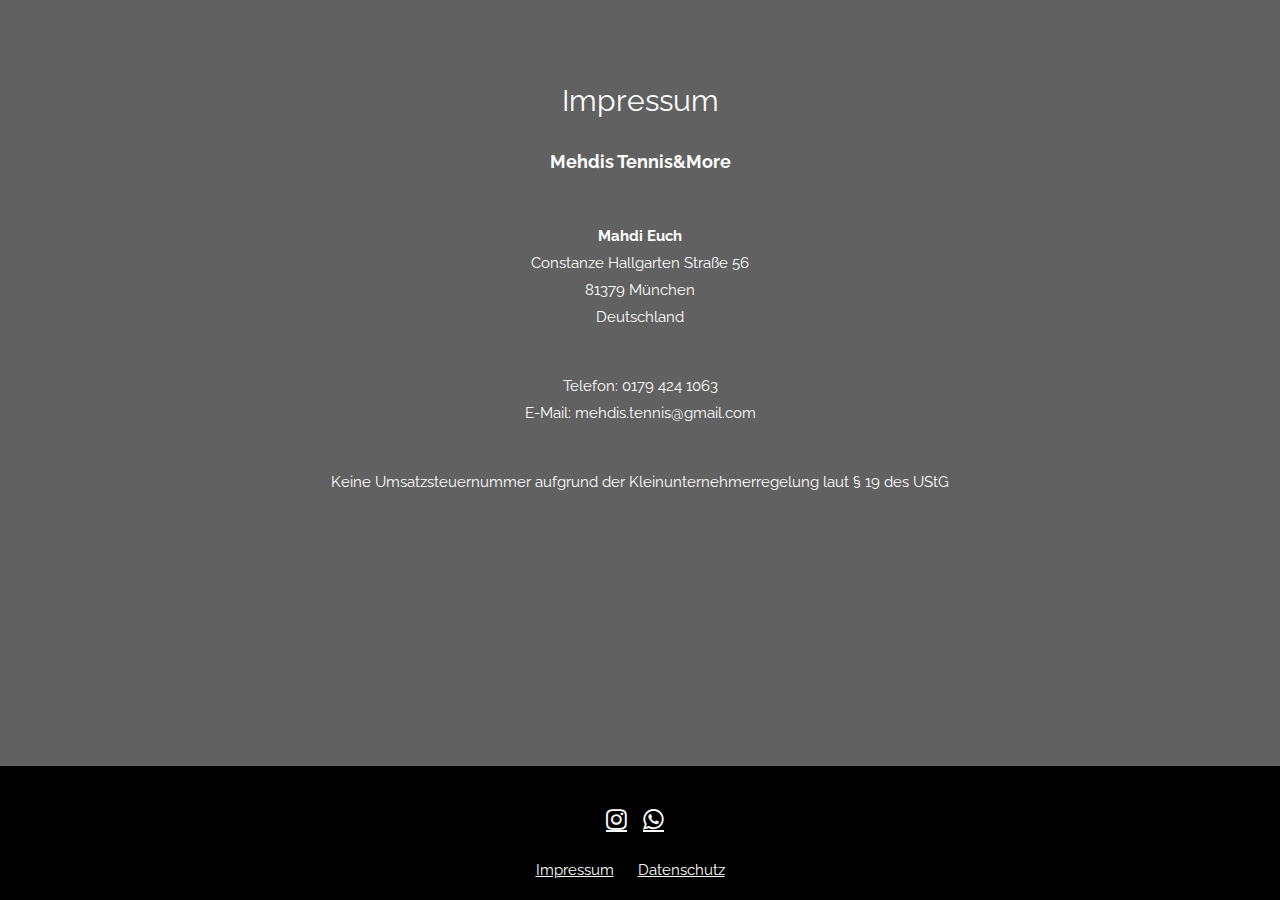
<file: Impressum.html>
<!DOCTYPE html>
<html>

<head>
    <title>Besaitung München</title>
    <link rel="icon" type="image/x-icon" href="/Assets/Bespannung.ico">
    <meta charset="UTF-8">
    <meta name="viewport" content="width=device-width, initial-scale=1">
    <link rel="stylesheet" href="https://www.w3schools.com/w3css/4/w3.css">
    <link rel="stylesheet" href="https://fonts.googleapis.com/css?family=Raleway">
    <link rel="stylesheet" href="https://cdnjs.cloudflare.com/ajax/libs/font-awesome/4.7.0/css/font-awesome.min.css">

    <style>
        body,
        h1,
        h2,
        h3,
        h4,
        h5,
        h6 {
            font-family: "Raleway", sans-serif
        }

        body,
        html {
            min-height: 100vh;
            ;
            line-height: 1.8;
        }

        body {
            display: flex;
            flex-direction: column;
            min-height: 100vh;
            /* Full height of the viewport */
        }

        .w3-container {
            flex: 1;
            /* Ensures this section takes up all space available */
            padding: 64px 16px;
        }
    </style>

</head>

<!-- Google tag (gtag.js) -->
<script async src="https://www.googletagmanager.com/gtag/js?id=G-CK5JQF6GR4"></script>
<script>
    window.dataLayer = window.dataLayer || [];
    function gtag() { dataLayer.push(arguments); }
    gtag('js', new Date());

    gtag('config', 'G-CK5JQF6GR4');
</script>

<body>

    <!-- Pricing Section -->
    <div class="w3-container w3-center w3-dark-grey" style="padding:64px 16px" id="pricing">

        <h2>Impressum</h2>

        <p class="w3-large"> <b> Mehdis Tennis&More</b>
        <p></p>
        <br> <b>Mahdi Euch</b>
        <br>Constanze Hallgarten Straße 56
        <br>81379 München
        <br>Deutschland

        <p></p>
        <br>Telefon: 0179 424 1063
        <br>E-Mail: mehdis.tennis@gmail.com

        <p></p>
        <br>Keine Umsatzsteuernummer aufgrund der Kleinunternehmerregelung laut § 19 des UStG

        <p></p>
        <br>
        </p>
    </div>

    <!-- Footer -->
    <footer class="w3-center w3-black w3-padding-16">

        <div class="w3-xlarge w3-section">
            <a class="fa fa-instagram w3-hover-opacity" style="margin-right: 10px"
                href="https://www.instagram.com/mehdis_tennis/profilecard/?igsh=MWcwcndlMDBweDc4MQ=="></a>
            <a class="fa fa-whatsapp w3-hover-opacity" style="margin-right: 10px"
                href="https://wa.me/+491794241063"></a>
        </div>

        <a href="Impressum.html" target="_blank">Impressum</a>
        <a href="datenschutz.html" style="margin: 0 20px" target="_blank">Datenschutz</a>
    </footer>

</body>



</html>
</file>
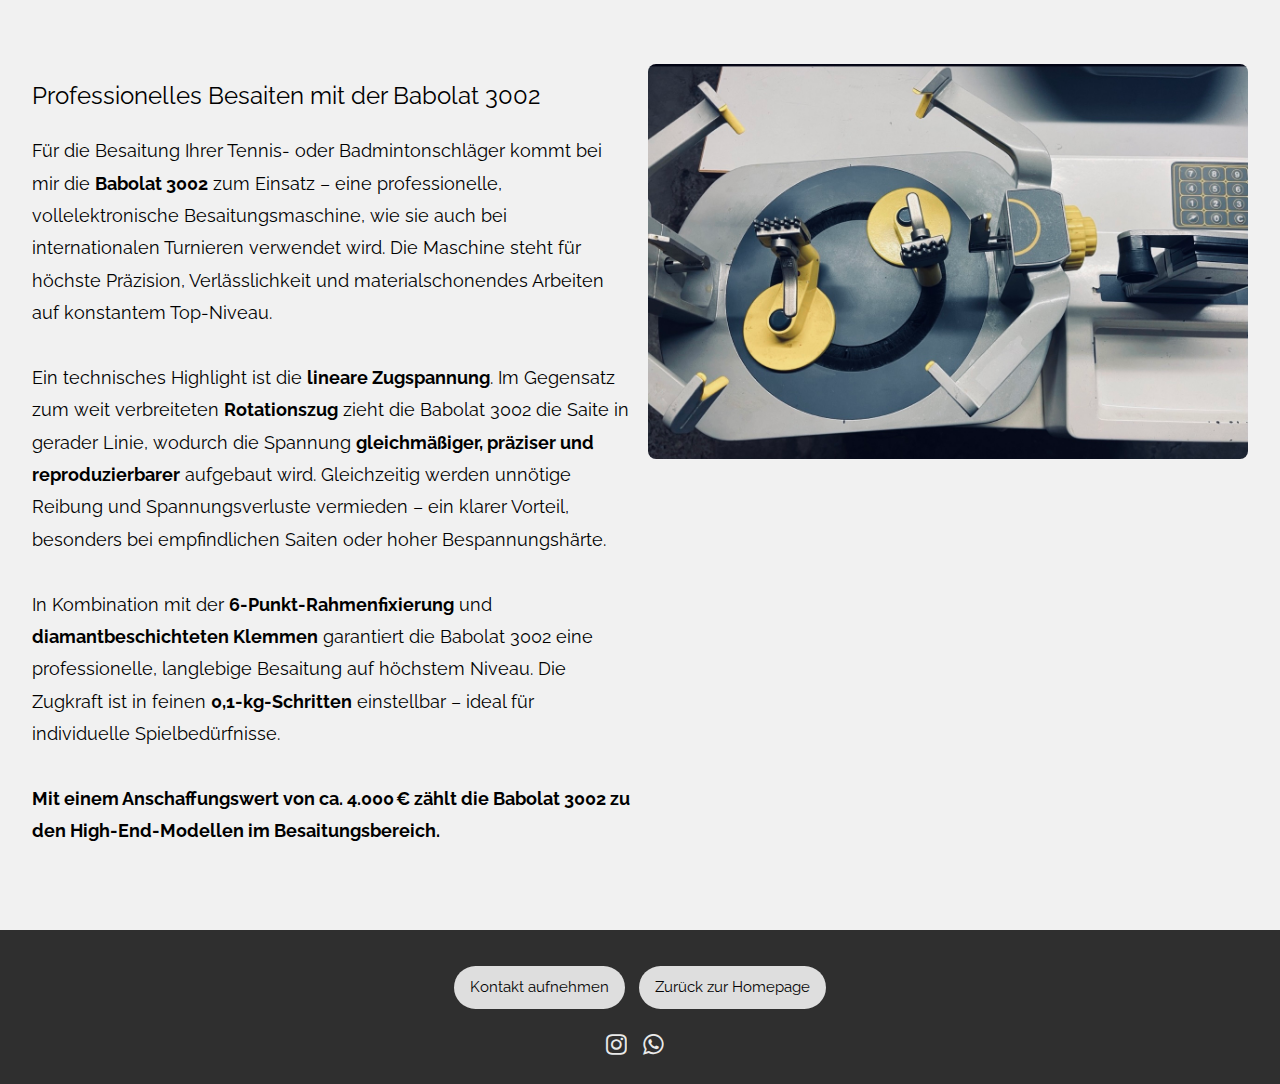
<file: Maschine.html>
<!DOCTYPE html>
<html>

<head>
  <title>Besaitung München</title>
  <link rel="icon" type="image/x-icon" href="/Assets/Bespannung.ico" />
  <meta charset="UTF-8" />
  <meta name="viewport" content="width=device-width, initial-scale=1" />
  <link rel="stylesheet" href="https://www.w3schools.com/w3css/4/w3.css" />
  <link rel="stylesheet" href="https://fonts.googleapis.com/css?family=Raleway" />
  <link rel="stylesheet" href="https://cdnjs.cloudflare.com/ajax/libs/font-awesome/4.7.0/css/font-awesome.min.css" />
  <style>
    body,
    h1,
    h2,
    h3,
    h4,
    h5,
    h6 {
      font-family: "Raleway", sans-serif;
    }

    body,
    html {
      height: 100%;
      line-height: 1.8;
    }

    /* Footer */
    .site-footer{
      background: #2f2f2f;
      color:#fff;
      padding: 18px 16px;
    }

    .site-footer a{
      color:#fff;
      opacity:.9;
      text-decoration:none;
    }

    .site-footer a:hover{
      opacity: 1;
    }

    .footer-actions{
      margin-top: 10px;
      padding-top: 8px;
    }
  </style>

  <script async src="https://pagead2.googlesyndication.com/pagead/js/adsbygoogle.js?client=ca-pub-2893913946778603"
    crossorigin="anonymous">
    </script>

</head>

<!-- Google tag (gtag.js) -->
<script async src="https://www.googletagmanager.com/gtag/js?id=G-CK5JQF6GR4"></script>
<script>
  window.dataLayer = window.dataLayer || [];
  function gtag() { dataLayer.push(arguments); }
  gtag('js', new Date());

  gtag('config', 'G-CK5JQF6GR4');
</script>

<body>
  <!-- Promo Section - "We know design" -->
  <div class="w3-container w3-light-grey" style="padding: 64px 16px">
    <div class="w3-row-padding">
      <div class="w3-col m6">
        <h3>Professionelles Besaiten mit der Babolat 3002</h3>
        <p class="w3-large">
          Für die Besaitung Ihrer Tennis- oder Badmintonschläger kommt bei mir
          die <b>Babolat 3002</b> zum Einsatz – eine professionelle,
          vollelektronische Besaitungsmaschine, wie sie auch bei
          internationalen Turnieren verwendet wird. Die Maschine steht für
          höchste Präzision, Verlässlichkeit und materialschonendes Arbeiten
          auf konstantem Top-Niveau.<br /><br />

          Ein technisches Highlight ist die <b>lineare Zugspannung</b>. Im
          Gegensatz zum weit verbreiteten <b>Rotationszug</b> zieht die
          Babolat 3002 die Saite in gerader Linie, wodurch die Spannung
          <b>gleichmäßiger, präziser und reproduzierbarer</b> aufgebaut wird.
          Gleichzeitig werden unnötige Reibung und Spannungsverluste vermieden
          – ein klarer Vorteil, besonders bei empfindlichen Saiten oder hoher
          Bespannungshärte.<br /><br />

          In Kombination mit der <b>6-Punkt-Rahmenfixierung</b> und
          <b>diamantbeschichteten Klemmen</b> garantiert die Babolat 3002 eine
          professionelle, langlebige Besaitung auf höchstem Niveau. Die
          Zugkraft ist in feinen <b>0,1-kg-Schritten</b> einstellbar – ideal
          für individuelle Spielbedürfnisse.<br /><br />

          <b>Mit einem Anschaffungswert von ca. 4.000 € zählt die Babolat 3002
            zu den High-End-Modellen im Besaitungsbereich.</b>
        </p>

        <p></p>
      </div>

      <div class="w3-col m6">
        <img class="w3-image w3-round-large" src="Assets/Maschine1.JPEG" alt="Buildings" width="700" height="394" />
      </div>
    </div>
  </div>

  <!-- Footer -->
  <footer class="w3-center site-footer">
    <div class="footer-actions">
      <a href="index.html#contact" class="w3-button w3-light-grey" style="border-radius:999px; margin-right:10px;">
        Kontakt aufnehmen
      </a>
      <a href="index.html" class="w3-button w3-light-grey" style="border-radius:999px;">
        Zurück zur Homepage
      </a>
    </div>

    <div class="w3-xlarge" style="margin-top: 14px;">
      <a class="fa fa-instagram w3-hover-opacity" style="margin-right: 10px"
        href="https://www.instagram.com/mehdis_tennis/profilecard/?igsh=MWcwcndlMDBweDc4MQ=="></a>
      <a class="fa fa-whatsapp w3-hover-opacity" style="margin-right: 10px" href="https://wa.me/+491794241063"></a>
    </div>
  </footer>

</body>

</html>
</file>
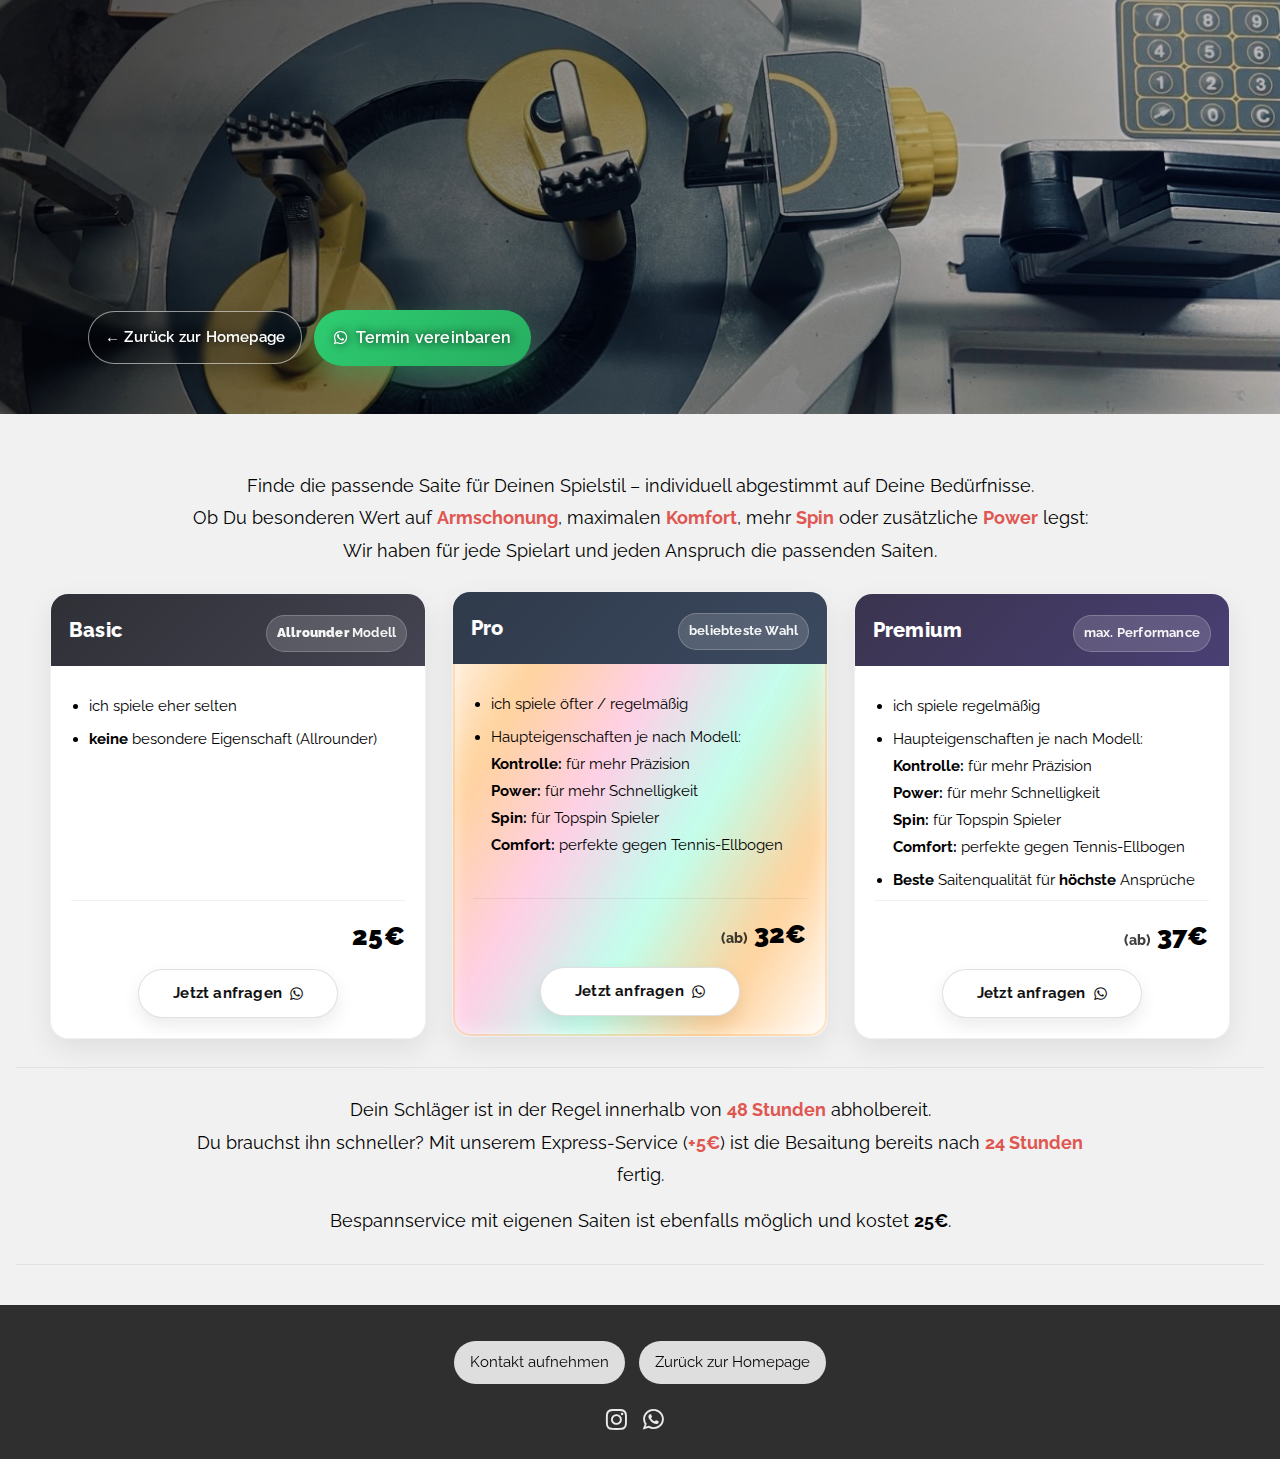
<file: Tennis.html>
<!DOCTYPE html>
<html>
  <head>
    <title>Besaitung München – Preise Tennis</title>
    <link rel="icon" type="image/x-icon" href="/Assets/Bespannung.ico" />
    <meta charset="UTF-8" />
    <meta name="viewport" content="width=device-width, initial-scale=1" />

    <!-- Keep W3CSS for your existing layout helpers -->
    <link rel="stylesheet" href="https://www.w3schools.com/w3css/4/w3.css" />
    <link rel="stylesheet" href="https://fonts.googleapis.com/css?family=Raleway" />
    <link rel="stylesheet" href="https://cdnjs.cloudflare.com/ajax/libs/font-awesome/4.7.0/css/font-awesome.min.css" />

    <style>
      body,h1,h2,h3,h4,h5,h6 {font-family: "Raleway", sans-serif}
      body, html { height: 100%; line-height: 1.8; }
      html { scroll-behavior: smooth; }

      /* ===== HERO ===== */
      .bgimg-hero{
        background-position: center;
        background-size: cover;
        background-image: url("Assets/Maschine1.JPEG");
        min-height: 46vh;
        position: relative;
      }

      .hero-overlay{
        position:absolute;
        inset:0;
        background: linear-gradient(90deg, rgba(0,0,0,.65), rgba(0,0,0,.15));
      }

      /* bring buttons more to the left (like index) */
      .hero-inner{
        position: relative;
        z-index: 2;
        height: 46vh;
        max-width: 1200px;
        margin: 0 auto;
        padding: 48px;
        display: flex;
        flex-direction: column;
        justify-content: flex-end;
        align-items: flex-start;
        text-shadow: 1px 0 10px black;
      }

      @media (max-width: 800px){
        .hero-inner{ padding: 32px 20px; }
      }
      @media (max-width: 600px){
        .bgimg-hero{ min-height: 52vh; }
        .hero-inner{ height: 52vh; padding: 28px 16px; }
      }

      /* ===== HERO NAV BUTTONS (index-like) ===== */
      .hero-nav{
        display: flex;
        flex-wrap: wrap;
        gap: 12px;
        align-items: center;
        justify-content: flex-start;
      }

      .nav-btn{
        display: inline-flex;
        align-items: center;
        justify-content: center;
        padding: 12px 16px;
        border-radius: 999px;
        border: 1px solid rgba(255,255,255,.55);
        color: #fff;
        text-decoration: none;
        font-weight: 600;
        letter-spacing: .2px;
        background: rgba(0,0,0,.25);
        backdrop-filter: blur(4px);
        transition: transform .15s ease, background .15s ease, border-color .15s ease, box-shadow .15s ease;
        box-shadow: 0 6px 18px rgba(0,0,0,.25);
        white-space: nowrap;
      }

      .nav-btn:hover{
        transform: translateY(-2px);
        background: rgba(0,0,0,.45);
        border-color: rgba(255,255,255,.9);
      }

      .nav-btn-primary{
        padding: 14px 20px;
        font-size: 1.05rem;
        border: 0;
        background: linear-gradient(135deg, #2ecc71, #27ae60);
        box-shadow: 0 10px 26px rgba(39,174,96,.38);
        position: relative;
      }

      .nav-btn-primary:hover{
        transform: translateY(-3px) scale(1.02);
        box-shadow: 0 14px 32px rgba(39,174,96,.48);
      }

      .nav-btn-primary::after{
        content: "";
        position: absolute;
        inset: -4px;
        border-radius: 999px;
        border: 2px solid rgba(46, 204, 113, .55);
        opacity: 0;
        animation: pulse 2.2s ease-in-out infinite;
      }

      .nav-btn-tertiary{
        background: rgba(0,0,0,.18);
        border: 1px solid rgba(255,255,255,.55);
      }

      /* ===== PRICING SECTION ===== */
      .pricing-section{
        padding: 56px 16px 40px 16px;
      }

      /* GRID: scales on large monitors, equal outside spacing + equal gaps */
      .cards-grid{
        display: grid;
        grid-template-columns: repeat(3, minmax(280px, 1fr));
        gap: clamp(16px, 2vw, 28px);
        max-width: 1280px;
        margin: 0 auto;
        padding: 0 clamp(14px, 3vw, 34px);
        align-items: stretch; /* equal height cards */
      }

      @media (max-width: 980px){
        .cards-grid{ grid-template-columns: repeat(2, minmax(260px, 1fr)); }
      }
      @media (max-width: 640px){
        .cards-grid{ grid-template-columns: 1fr; }
      }

      .price-card{
        display: flex;
        flex-direction: column;
        height: 100%;
        border-radius: 18px;
        overflow: hidden;
        background: #fff;
        box-shadow: 0 10px 28px rgba(0,0,0,.08);
        border: 1px solid rgba(0,0,0,.06);
        text-align: left;
        position: relative;
      }

      .price-head{
        padding: 18px 18px 14px 18px;
        font-weight: 800;
        letter-spacing: .2px;
        display:flex;
        align-items: baseline;
        justify-content: space-between;
        gap: 12px;
        color:#fff;
      }

      /* calmer headers */
      .price-head.basic{
        background: linear-gradient(135deg, #2f2f36, #444452);
      }
      .price-head.pro{
        background: linear-gradient(135deg, #2f3a4a, #3b4960);
      }
      .price-head.premium{
        background: linear-gradient(135deg, #3a344f, #4a3f73);
      }

      .price-badge{
        font-size: .85rem;
        font-weight: 700;
        opacity: .95;
        padding: 6px 10px;
        border-radius: 999px;
        background: rgba(255,255,255,.16);
        border: 1px solid rgba(255,255,255,.22);
        white-space: nowrap;
      }

      /* BODY flex: pushes footer to bottom so price+button align across cards */
      .price-body{
        display: flex;
        flex-direction: column;
        flex: 1;
        padding: clamp(14px, 1.6vw, 22px);
      }

      .price-list{
        margin: 0;
        padding-left: 18px;
        flex: 1; /* takes remaining space */
      }

      .price-list li{
        margin: 6px 0;
      }

      /* footer: price above button, both aligned same level across cards */
      .card-footer{
        margin-top: auto; /* pushes footer to bottom */
        display: flex;
        flex-direction: column;
        gap: 10px;
        padding-top: 12px;
        border-top: 1px solid rgba(0,0,0,.06);
      }

      /* price to outer right */
      .price-row{
        display:flex;
        align-items: baseline;
        justify-content: flex-end;
      }

      .price-value-wrap{
        display:flex;
        align-items: baseline;
        gap: 6px;
      }

      /* show "(ab)" just before the price */
      .ab-tag{
        font-weight: 800;
        opacity: .75;
        font-size: .95rem;
      }

      .price-row .value{
        font-weight: 900;
        font-size: clamp(1.55rem, 2vw, 1.9rem);
        letter-spacing: .2px;
      }

      /* CTA: half size + centered */
      .cta-wrap{
        display: flex;
        justify-content: center;
      }

      .price-cta{
        display:inline-flex;
        align-items:center;
        justify-content:center;
        width: 60%;
        padding: 10px 12px;
        border-radius: 999px;
        border: 1px solid rgba(0,0,0,.12);
        text-decoration: none;
        font-weight: 700;
        letter-spacing: .2px;
        color: #111;
        background: #fff;
        box-shadow: 0 8px 18px rgba(0,0,0,.08);
        transition: transform .15s ease, box-shadow .15s ease, background .15s ease;
      }

      .price-cta:hover{
        transform: translateY(-2px);
        box-shadow: 0 12px 26px rgba(0,0,0,.12);
        background: #f7f7f7;
      }

      /* ===== PRO “featured heat” effect ===== */
      .price-card.featured{
        transform: translateY(-2px);
      }

      .price-card.featured::before{
        content:"";
        position:absolute;
        inset:-3px;
        border-radius: 20px;
        background: linear-gradient(120deg,
          rgba(255,140,0,.0),
          rgba(255,140,0,.55),
          rgba(255,105,180,.45),
          rgba(0,255,180,.35),
          rgba(255,140,0,.55),
          rgba(255,140,0,.0)
        );
        filter: blur(10px);
        opacity: .7;
        z-index: 0;
        animation: heatGlow 2.6s ease-in-out infinite;
        pointer-events:none;
      }

      .price-card.featured::after{
        content:"";
        position:absolute;
        inset:0;
        border-radius: 18px;
        border: 2px solid rgba(255,140,0,.22);
        z-index: 0;
        animation: edgePulse 2.6s ease-in-out infinite;
        pointer-events:none;
      }

      .price-card.featured > *{
        position: relative;
        z-index: 1;
      }

      @keyframes heatGlow{
        0%,100% { opacity:.35; transform: translate3d(0,0,0) scale(1); }
        50%     { opacity:.75; transform: translate3d(0,-1px,0) scale(1.01); }
      }

      @keyframes edgePulse{
        0%,100% { border-color: rgba(255,140,0,.18); }
        50%     { border-color: rgba(255,140,0,.42); }
      }

      /* ===== INFO SECTION separated from cards ===== */
      .info-section{
        margin-top: 28px;
        padding: 26px 16px;
        background: none;
        border-top: 1px solid rgba(0,0,0,.06);
        border-bottom: 1px solid rgba(0,0,0,.06);
      }

    .info-wrap{
      max-width: 900px;     /* match intro paragraph width */
      margin: 0 auto;
      padding: 0;           /* no side padding */
    }

      .accent-red{ color:#e05650; }

      /* Footer */
      .site-footer{
        background: #2f2f2f;
        color:#fff;
        padding: 18px 16px;
      }

      .site-footer a{
        color:#fff;
        opacity:.9;
        text-decoration:none;
      }
      .site-footer a:hover{ opacity: 1; }

      .footer-actions{
        margin-top: 10px;
        padding-top: 8px;
      }

      .info-wrap p{
        margin: 0;
      }

      .info-wrap p + p{
        margin-top: 14px;   /* same rhythm as intro section */
      }
    </style>

    <script async src="https://pagead2.googlesyndication.com/pagead/js/adsbygoogle.js?client=ca-pub-2893913946778603"
        crossorigin="anonymous">
    </script>

  </head>

  <!-- Google tag (gtag.js) -->
  <script async src="https://www.googletagmanager.com/gtag/js?id=G-CK5JQF6GR4"></script>
  <script>
    window.dataLayer = window.dataLayer || [];
    function gtag(){dataLayer.push(arguments);}
    gtag('js', new Date());

    gtag('config', 'G-CK5JQF6GR4');
  </script>

  <body>
    <!-- HERO -->
    <header class="bgimg-hero w3-display-container" id="top">
      <div class="hero-overlay"></div>

      <div class="hero-inner w3-text-white">
        <div class="hero-nav">
          <a href="index.html#about" class="nav-btn nav-btn-tertiary">← Zurück zur Homepage</a>

          <a
            href="https://wa.me/+491794241063?text=Hallo%2C%20ich%20m%C3%B6chte%20einen%20Termin%20f%C3%BCr%20eine%20neue%20Bespannung%20ausmachen.%20Meine%20Verf%C3%BCgbarkeit%20w%C3%A4re%20(BITTE%20TERMINE%20VORSCHLAGEN)%3A%0A-%20...%0A-%20...%0A%0ABitte%20um%20kurze%20R%C3%BCckmeldung!%20"
            class="nav-btn nav-btn-primary"
            target="_blank"
            rel="noopener"
          >
            <i class="fa fa-whatsapp" style="margin-right:8px;"></i>
            Termin vereinbaren
          </a>
        </div>
      </div>
    </header>

    <!-- PRICING -->
    <div class="w3-container w3-light-grey w3-center pricing-section" id="pricing">
      <p class="w3-large" style="max-width: 900px; margin: 0 auto 26px auto;">
        Finde die passende Saite für Deinen Spielstil – individuell abgestimmt auf Deine Bedürfnisse.<br />
        Ob Du besonderen Wert auf
        <b><span class="accent-red">Armschonung</span></b>, maximalen
        <b><span class="accent-red">Komfort</span></b>, mehr
        <b><span class="accent-red">Spin</span></b> oder zusätzliche
        <b><span class="accent-red">Power</span></b> legst: <br />
        Wir haben für jede Spielart und jeden Anspruch die passenden Saiten.
      </p>

      <!-- Basic + Pro + Premium -->
      <div class="cards-grid" style="margin-top: 18px;">
        <!-- BASIC -->
        <div class="price-card">
          <div class="price-head basic">
            <div style="font-size:1.35rem;">Basic</div>
            <div class="price-badge"><b>Allrounder</b> Modell</div>
          </div>

          <div class="price-body">
            <ul class="price-list">
              <li>ich spiele eher selten</li>
              <li><b>keine </b> besondere Eigenschaft (Allrounder)</li>
            </ul>

            <div class="card-footer">
              <div class="price-row">
                <div class="price-value-wrap">
                  <span class="value">25€</span>
                </div>
              </div>

              <div class="cta-wrap">
                <a href="index.html#contact" class="price-cta">
                  Jetzt anfragen
                  <i class="fa fa-whatsapp" style="margin-left:8px;"></i>
                </a>
              </div>

            </div>
          </div>
        </div>

        <!-- PRO (featured) -->
        <div class="price-card featured">
          <div class="price-head pro">
            <div style="font-size:1.35rem;">Pro</div>
            <div class="price-badge">beliebteste Wahl</div>
          </div>

          <div class="price-body">
            <ul class="price-list">
              <li>ich spiele öfter / regelmäßig</li>
              <li>
                Haupteigenschaften je nach Modell: <br />
                <b>Kontrolle: </b> für mehr Präzision <br />
                <b>Power: </b> für mehr Schnelligkeit <br />
                <b>Spin: </b> für Topspin Spieler <br />
                <b>Comfort: </b> perfekte gegen Tennis-Ellbogen
              </li>
            </ul>

            <div class="card-footer">
              <div class="price-row">
                <div class="price-value-wrap">
                  <span class="ab-tag">(ab)</span>
                  <span class="value">32€</span>
                </div>
              </div>

            <div class="cta-wrap">
              <a href="index.html#contact" class="price-cta">
                Jetzt anfragen
                <i class="fa fa-whatsapp" style="margin-left:8px;"></i>
              </a>
            </div>

            </div>
          </div>
        </div>

        <!-- PREMIUM -->
        <div class="price-card">
          <div class="price-head premium">
            <div style="font-size:1.35rem;">Premium</div>
            <div class="price-badge">max. Performance</div>
          </div>

          <div class="price-body">
            <ul class="price-list">
              <li>ich spiele regelmäßig</li>
              <li>
                Haupteigenschaften je nach Modell:<br />
                <b>Kontrolle: </b> für mehr Präzision <br />
                <b>Power: </b> für mehr Schnelligkeit <br />
                <b>Spin: </b> für Topspin Spieler <br />
                <b>Comfort: </b> perfekte gegen Tennis-Ellbogen
              </li>
              <li><b>Beste </b>Saitenqualität für <b>höchste </b>Ansprüche</li>
            </ul>

            <div class="card-footer">
              <div class="price-row">
                <div class="price-value-wrap">
                  <span class="ab-tag">(ab)</span>
                  <span class="value">37€</span>
                </div>
              </div>

            <div class="cta-wrap">
              <a href="index.html#contact" class="price-cta">
                Jetzt anfragen
                <i class="fa fa-whatsapp" style="margin-left:8px;"></i>
              </a>
            </div>
            </div>
          </div>
        </div>
      </div>

      <!-- separated info block -->
      <div class="info-section">
        <div class="info-wrap">
          <p class="w3-large" style="margin: 0;">
            Dein Schläger ist in der Regel innerhalb von
            <b><span class="accent-red">48 Stunden</span></b> abholbereit.
            <br />
            Du brauchst ihn schneller? Mit unserem Express-Service
            (<b><span class="accent-red">+5€</span></b>)
            ist die Besaitung bereits nach
            <b><span class="accent-red">24 Stunden</span></b> fertig.
          </p>

          <p class="w3-large" style="margin: 14px 0 0 0;">
            Bespannservice mit eigenen Saiten ist ebenfalls möglich und kostet <b>25€</b>.
          </p>
        </div>
      </div>
    </div>

    <!-- FOOTER -->
    <footer class="w3-center site-footer">
      <div class="footer-actions">
        <a href="index.html#contact" class="w3-button w3-light-grey" style="border-radius:999px; margin-right:10px;">
          Kontakt aufnehmen
        </a>
        <a href="index.html" class="w3-button w3-light-grey" style="border-radius:999px;">
          Zurück zur Homepage
        </a>
      </div>

      <div class="w3-xlarge" style="margin-top: 14px;">
        <a class="fa fa-instagram w3-hover-opacity" style="margin-right: 10px"
          href="https://www.instagram.com/mehdis_tennis/profilecard/?igsh=MWcwcndlMDBweDc4MQ=="></a>
        <a class="fa fa-whatsapp w3-hover-opacity" style="margin-right: 10px" href="https://wa.me/+491794241063"></a>
      </div>
    </footer>
  </body>
</html>
</file>
<file: style.css>
/* W3.CSS 4.15 December 2020 by Jan Egil and Borge Refsnes */
html {
    box-sizing: border-box
}

*,
*:before,
*:after {
    box-sizing: inherit
}

/* Extract from normalize.css by Nicolas Gallagher and Jonathan Neal git.io/normalize */
html {
    -ms-text-size-adjust: 100%;
    -webkit-text-size-adjust: 100%
}

body {
    margin: 0
}

article,
aside,
details,
figcaption,
figure,
footer,
header,
main,
menu,
nav,
section {
    display: block
}

summary {
    display: list-item
}

audio,
canvas,
progress,
video {
    display: inline-block
}

progress {
    vertical-align: baseline
}

audio:not([controls]) {
    display: none;
    height: 0
}

[hidden],
template {
    display: none
}

a {
    background-color: transparent
}

a:active,
a:hover {
    outline-width: 0
}

abbr[title] {
    border-bottom: none;
    text-decoration: underline;
    text-decoration: underline dotted
}

b,
strong {
    font-weight: bolder
}

dfn {
    font-style: italic
}

mark {
    background: #ff0;
    color: #000
}

small {
    font-size: 80%
}

sub,
sup {
    font-size: 75%;
    line-height: 0;
    position: relative;
    vertical-align: baseline
}

sub {
    bottom: -0.25em
}

sup {
    top: -0.5em
}

figure {
    margin: 1em 40px
}

img {
    border-style: none
}

code,
kbd,
pre,
samp {
    font-family: monospace, monospace;
    font-size: 1em
}

hr {
    box-sizing: content-box;
    height: 0;
    overflow: visible
}

button,
input,
select,
textarea,
optgroup {
    font: inherit;
    margin: 0
}

optgroup {
    font-weight: bold
}

button,
input {
    overflow: visible
}

button,
select {
    text-transform: none
}

button,
[type=button],
[type=reset],
[type=submit] {
    -webkit-appearance: button
}

button::-moz-focus-inner,
[type=button]::-moz-focus-inner,
[type=reset]::-moz-focus-inner,
[type=submit]::-moz-focus-inner {
    border-style: none;
    padding: 0
}

button:-moz-focusring,
[type=button]:-moz-focusring,
[type=reset]:-moz-focusring,
[type=submit]:-moz-focusring {
    outline: 1px dotted ButtonText
}

fieldset {
    border: 1px solid #c0c0c0;
    margin: 0 2px;
    padding: .35em .625em .75em
}

legend {
    color: inherit;
    display: table;
    max-width: 100%;
    padding: 0;
    white-space: normal
}

textarea {
    overflow: auto
}

[type=checkbox],
[type=radio] {
    padding: 0
}

[type=number]::-webkit-inner-spin-button,
[type=number]::-webkit-outer-spin-button {
    height: auto
}

[type=search] {
    -webkit-appearance: textfield;
    outline-offset: -2px
}

[type=search]::-webkit-search-decoration {
    -webkit-appearance: none
}

::-webkit-file-upload-button {
    -webkit-appearance: button;
    font: inherit
}

/* End extract */
html,
body {
    font-family: Verdana, sans-serif;
    font-size: 15px;
    line-height: 1.5
}

html {
    overflow-x: hidden
}

h1 {
    font-size: 36px
}

h2 {
    font-size: 30px
}

h3 {
    font-size: 24px
}

h4 {
    font-size: 20px
}

h5 {
    font-size: 18px
}

h6 {
    font-size: 16px
}

.w3-serif {
    font-family: serif
}

.w3-sans-serif {
    font-family: sans-serif
}

.w3-cursive {
    font-family: cursive
}

.w3-monospace {
    font-family: monospace
}

h1,
h2,
h3,
h4,
h5,
h6 {
    font-family: "Segoe UI", Arial, sans-serif;
    font-weight: 400;
    margin: 10px 0
}

.w3-wide {
    letter-spacing: 4px
}

h1,
h2,
h3,
h4,
h5,
h6 {
    font-family: "Segoe UI", Arial, sans-serif;
    font-weight: 50;
    margin: 10px 0
}

.w2-wide {
    letter-spacing: 4px
}

hr {
    border: 0;
    border-top: 1px solid #eee;
    margin: 20px 0
}

.w3-image {
    max-width: 100%;
    height: auto
}

img {
    vertical-align: middle
}

a {
    color: inherit
}

.w3-table,
.w3-table-all {
    border-collapse: collapse;
    border-spacing: 0;
    width: 100%;
    display: table
}

.w3-table-all {
    border: 1px solid #ccc
}

.w3-bordered tr,
.w3-table-all tr {
    border-bottom: 1px solid #ddd
}

.w3-striped tbody tr:nth-child(even) {
    background-color: #f1f1f1
}

.w3-table-all tr:nth-child(odd) {
    background-color: #fff
}

.w3-table-all tr:nth-child(even) {
    background-color: #f1f1f1
}

.w3-hoverable tbody tr:hover,
.w3-ul.w3-hoverable li:hover {
    background-color: #ccc
}

.w3-centered tr th,
.w3-centered tr td {
    text-align: center
}

.w3-table td,
.w3-table th,
.w3-table-all td,
.w3-table-all th {
    padding: 8px 8px;
    display: table-cell;
    text-align: left;
    vertical-align: top
}

.w3-table th:first-child,
.w3-table td:first-child,
.w3-table-all th:first-child,
.w3-table-all td:first-child {
    padding-left: 16px
}

.w3-btn,
.w3-button {
    border: none;
    display: inline-block;
    padding: 8px 16px;
    vertical-align: middle;
    overflow: hidden;
    text-decoration: none;
    color: inherit;
    background-color: inherit;
    text-align: center;
    cursor: pointer;
    white-space: nowrap
}

.w3-btn:hover {
    box-shadow: 0 8px 16px 0 rgba(0, 0, 0, 0.2), 0 6px 20px 0 rgba(0, 0, 0, 0.19)
}

.w3-btn,
.w3-button {
    -webkit-touch-callout: none;
    -webkit-user-select: none;
    -khtml-user-select: none;
    -moz-user-select: none;
    -ms-user-select: none;
    user-select: none
}

.w3-disabled,
.w3-btn:disabled,
.w3-button:disabled {
    cursor: not-allowed;
    opacity: 0.3
}

.w3-disabled *,
:disabled * {
    pointer-events: none
}

.w3-btn.w3-disabled:hover,
.w3-btn:disabled:hover {
    box-shadow: none
}

.w3-badge,
.w3-tag {
    background-color: #000;
    color: #fff;
    display: inline-block;
    padding-left: 8px;
    padding-right: 8px;
    text-align: center
}

.w3-badge {
    border-radius: 50%
}

.w3-ul {
    list-style-type: none;
    padding: 0;
    margin: 0
}

.w3-ul li {
    padding: 8px 16px;
    border-bottom: 1px solid #ddd
}

.w3-ul li:last-child {
    border-bottom: none
}

.w3-tooltip,
.w3-display-container {
    position: relative
}

.w3-tooltip .w3-text {
    display: none
}

.w3-tooltip:hover .w3-text {
    display: inline-block
}

.w3-ripple:active {
    opacity: 0.5
}

.w3-ripple {
    transition: opacity 0s
}

.w3-input {
    padding: 8px;
    display: block;
    border: none;
    border-bottom: 1px solid #ccc;
    width: 100%
}

.w3-select {
    padding: 9px 0;
    width: 100%;
    border: none;
    border-bottom: 1px solid #ccc
}

.w3-dropdown-click,
.w3-dropdown-hover {
    position: relative;
    display: inline-block;
    cursor: pointer
}

.w3-dropdown-hover:hover .w3-dropdown-content {
    display: block
}

.w3-dropdown-hover:first-child,
.w3-dropdown-click:hover {
    background-color: #ccc;
    color: #000
}

.w3-dropdown-hover:hover>.w3-button:first-child,
.w3-dropdown-click:hover>.w3-button:first-child {
    background-color: #ccc;
    color: #000
}

.w3-dropdown-content {
    cursor: auto;
    color: #000;
    background-color: #fff;
    display: none;
    position: absolute;
    min-width: 160px;
    margin: 0;
    padding: 0;
    z-index: 1
}

.w3-check,
.w3-radio {
    width: 24px;
    height: 24px;
    position: relative;
    top: 6px
}

.w3-sidebar {
    height: 100%;
    width: 200px;
    background-color: #fff;
    position: fixed !important;
    z-index: 1;
    overflow: auto
}

.w3-bar-block .w3-dropdown-hover,
.w3-bar-block .w3-dropdown-click {
    width: 100%
}

.w3-bar-block .w3-dropdown-hover .w3-dropdown-content,
.w3-bar-block .w3-dropdown-click .w3-dropdown-content {
    min-width: 100%
}

.w3-bar-block .w3-dropdown-hover .w3-button,
.w3-bar-block .w3-dropdown-click .w3-button {
    width: 100%;
    text-align: left;
    padding: 8px 16px
}

.w3-main,
#main {
    transition: margin-left .4s
}

.w3-modal {
    z-index: 3;
    display: none;
    padding-top: 100px;
    position: fixed;
    left: 0;
    top: 0;
    width: 100%;
    height: 100%;
    overflow: auto;
    background-color: rgb(0, 0, 0);
    background-color: rgba(0, 0, 0, 0.4)
}

.w3-modal-content {
    margin: auto;
    background-color: #fff;
    position: relative;
    padding: 0;
    outline: 0;
    width: 600px
}

.w3-bar {
    width: 100%;
    overflow: hidden
}

.w3-center .w3-bar {
    display: inline-block;
    width: auto
}

.w3-bar .w3-bar-item {
    padding: 8px 16px;
    float: left;
    width: auto;
    border: none;
    display: block;
    outline: 0
}

.w3-bar .w3-dropdown-hover,
.w3-bar .w3-dropdown-click {
    position: static;
    float: left
}

.w3-bar .w3-button {
    white-space: normal
}

.w3-bar-block .w3-bar-item {
    width: 100%;
    display: block;
    padding: 8px 16px;
    text-align: left;
    border: none;
    white-space: normal;
    float: none;
    outline: 0
}

.w3-bar-block.w3-center .w3-bar-item {
    text-align: center
}

.w3-block {
    display: block;
    width: 100%
}

.w3-responsive {
    display: block;
    overflow-x: auto
}

.w3-container:after,
.w3-container:before,
.w3-panel:after,
.w3-panel:before,
.w3-row:after,
.w3-row:before,
.w3-row-padding:after,
.w3-row-padding:before,
.w3-cell-row:before,
.w3-cell-row:after,
.w3-clear:after,
.w3-clear:before,
.w3-bar:before,
.w3-bar:after {
    content: "";
    display: table;
    clear: both
}

.w3-col,
.w3-half,
.w3-third,
.w3-twothird,
.w3-threequarter,
.w3-quarter {
    float: left;
    width: 100%
}

.w3-col.s1 {
    width: 8.33333%
}

.w3-col.s2 {
    width: 16.66666%
}

.w3-col.s3 {
    width: 24.99999%
}

.w3-col.s4 {
    width: 33.33333%
}

.w3-col.s5 {
    width: 41.66666%
}

.w3-col.s6 {
    width: 49.99999%
}

.w3-col.s7 {
    width: 58.33333%
}

.w3-col.s8 {
    width: 66.66666%
}

.w3-col.s9 {
    width: 74.99999%
}

.w3-col.s10 {
    width: 83.33333%
}

.w3-col.s11 {
    width: 91.66666%
}

.w3-col.s12 {
    width: 99.99999%
}

@media (min-width:601px) {
    .w3-col.m1 {
        width: 8.33333%
    }

    .w3-col.m2 {
        width: 16.66666%
    }

    .w3-col.m3,
    .w3-quarter {
        width: 24.99999%
    }

    .w3-col.m4,
    .w3-third {
        width: 33.33333%
    }

    .w3-col.m5 {
        width: 41.66666%
    }

    .w3-col.m6,
    .w3-half {
        width: 49.99999%
    }

    .w3-col.m7 {
        width: 58.33333%
    }

    .w3-col.m8,
    .w3-twothird {
        width: 66.66666%
    }

    .w3-col.m9,
    .w3-threequarter {
        width: 74.99999%
    }

    .w3-col.m10 {
        width: 83.33333%
    }

    .w3-col.m11 {
        width: 91.66666%
    }

    .w3-col.m12 {
        width: 99.99999%
    }
}

@media (min-width:993px) {
    .w3-col.l1 {
        width: 8.33333%
    }

    .w3-col.l2 {
        width: 16.66666%
    }

    .w3-col.l3 {
        width: 24.99999%
    }

    .w3-col.l4 {
        width: 33.33333%
    }

    .w3-col.l5 {
        width: 41.66666%
    }

    .w3-col.l6 {
        width: 49.99999%
    }

    .w3-col.l7 {
        width: 58.33333%
    }

    .w3-col.l8 {
        width: 66.66666%
    }

    .w3-col.l9 {
        width: 74.99999%
    }

    .w3-col.l10 {
        width: 83.33333%
    }

    .w3-col.l11 {
        width: 91.66666%
    }

    .w3-col.l12 {
        width: 99.99999%
    }
}

.w3-rest {
    overflow: hidden
}

.w3-stretch {
    margin-left: -16px;
    margin-right: -16px
}

.w3-content,
.w3-auto {
    margin-left: auto;
    margin-right: auto
}

.w3-content {
    max-width: 980px
}

.w3-auto {
    max-width: 1140px
}

.w3-cell-row {
    display: table;
    width: 100%
}

.w3-cell {
    display: table-cell
}

.w3-cell-top {
    vertical-align: top
}

.w3-cell-middle {
    vertical-align: middle
}

.w3-cell-bottom {
    vertical-align: bottom
}

.w3-hide {
    display: none !important
}

.w3-show-block,
.w3-show {
    display: block !important
}

.w3-show-inline-block {
    display: inline-block !important
}

@media (max-width:1205px) {
    .w3-auto {
        max-width: 95%
    }
}

@media (max-width:600px) {
    .w3-modal-content {
        margin: 0 10px;
        width: auto !important
    }

    .w3-modal {
        padding-top: 30px
    }

    .w3-dropdown-hover.w3-mobile .w3-dropdown-content,
    .w3-dropdown-click.w3-mobile .w3-dropdown-content {
        position: relative
    }

    .w3-hide-small {
        display: none
    }

    .w3-mobile {
        display: block;
        width: 100% !important
    }

    .w3-bar-item.w3-mobile,
    .w3-dropdown-hover.w3-mobile,
    .w3-dropdown-click.w3-mobile {
        text-align: center
    }

    .w3-dropdown-hover.w3-mobile,
    .w3-dropdown-hover.w3-mobile .w3-btn,
    .w3-dropdown-hover.w3-mobile .w3-button,
    .w3-dropdown-click.w3-mobile,
    .w3-dropdown-click.w3-mobile .w3-btn,
    .w3-dropdown-click.w3-mobile .w3-button {
        width: 100%
    }
}

@media (max-width:768px) {
    .w3-modal-content {
        width: 500px
    }

    .w3-modal {
        padding-top: 50px
    }
}

@media (min-width:993px) {
    .w3-modal-content {
        width: 900px
    }

    .w3-hide-large {
        display: none !important
    }

    .w3-sidebar.w3-collapse {
        display: block !important
    }
}

@media (max-width:992px) and (min-width:601px) {
    .w3-hide-medium {
        display: none !important
    }
}

@media (max-width:992px) {
    .w3-sidebar.w3-collapse {
        display: none
    }

    .w3-main {
        margin-left: 0 !important;
        margin-right: 0 !important
    }

    .w3-auto {
        max-width: 100%
    }
}

.w3-top,
.w3-bottom {
    position: fixed;
    width: 100%;
    z-index: 1
}

.w3-top {
    top: 0
}

.w3-bottom {
    bottom: 0
}

.w3-overlay {
    position: fixed;
    display: none;
    width: 100%;
    height: 100%;
    top: 0;
    left: 0;
    right: 0;
    bottom: 0;
    background-color: rgba(0, 0, 0, 0.5);
    z-index: 2
}

.w3-display-topleft {
    position: absolute;
    left: 0;
    top: 0
}

.w3-display-topright {
    position: absolute;
    right: 0;
    top: 0
}

.w3-display-bottomleft {
    position: absolute;
    left: 0;
    bottom: 0
}

.w3-display-bottomright {
    position: absolute;
    right: 0;
    bottom: 0
}

.w3-display-middle {
    position: absolute;
    top: 50%;
    left: 50%;
    transform: translate(-50%, -50%);
    -ms-transform: translate(-50%, -50%)
}

.w3-display-left {
    position: absolute;
    top: 50%;
    left: 0%;
    transform: translate(0%, -50%);
    -ms-transform: translate(-0%, -50%)
}

.w3-display-right {
    position: absolute;
    top: 50%;
    right: 0%;
    transform: translate(0%, -50%);
    -ms-transform: translate(0%, -50%)
}

.w3-display-topmiddle {
    position: absolute;
    left: 50%;
    top: 0;
    transform: translate(-50%, 0%);
    -ms-transform: translate(-50%, 0%)
}

.w3-display-bottommiddle {
    position: absolute;
    left: 50%;
    bottom: 0;
    transform: translate(-50%, 0%);
    -ms-transform: translate(-50%, 0%)
}

.w3-display-container:hover .w3-display-hover {
    display: block
}

.w3-display-container:hover span.w3-display-hover {
    display: inline-block
}

.w3-display-hover {
    display: none
}

.w3-display-position {
    position: absolute
}

.w3-circle {
    border-radius: 50%
}

.w3-round-small {
    border-radius: 2px
}

.w3-round,
.w3-round-medium {
    border-radius: 4px
}

.w3-round-large {
    border-radius: 8px
}

.w3-round-xlarge {
    border-radius: 16px
}

.w3-round-xxlarge {
    border-radius: 32px
}

.w3-row-padding,
.w3-row-padding>.w3-half,
.w3-row-padding>.w3-third,
.w3-row-padding>.w3-twothird,
.w3-row-padding>.w3-threequarter,
.w3-row-padding>.w3-quarter,
.w3-row-padding>.w3-col {
    padding: 0 8px
}

.w3-container,
.w3-panel {
    padding: 0.01em 16px
}

.w3-panel {
    margin-top: 16px;
    margin-bottom: 16px
}

.w3-code,
.w3-codespan {
    font-family: Consolas, "courier new";
    font-size: 16px
}

.w3-code {
    width: auto;
    background-color: #fff;
    padding: 8px 12px;
    border-left: 4px solid #4CAF50;
    word-wrap: break-word
}

.w3-codespan {
    color: crimson;
    background-color: #f1f1f1;
    padding-left: 4px;
    padding-right: 4px;
    font-size: 110%
}

.w3-card,
.w3-card-2 {
    box-shadow: 0 2px 5px 0 rgba(0, 0, 0, 0.16), 0 2px 10px 0 rgba(0, 0, 0, 0.12)
}

.w3-card-4,
.w3-hover-shadow:hover {
    box-shadow: 0 4px 10px 0 rgba(0, 0, 0, 0.2), 0 4px 20px 0 rgba(0, 0, 0, 0.19)
}

.w3-spin {
    animation: w3-spin 2s infinite linear
}

@keyframes w3-spin {
    0% {
        transform: rotate(0deg)
    }

    100% {
        transform: rotate(359deg)
    }
}

.w3-animate-fading {
    animation: fading 10s infinite
}

@keyframes fading {
    0% {
        opacity: 0
    }

    50% {
        opacity: 1
    }

    100% {
        opacity: 0
    }
}

.w3-animate-opacity {
    animation: opac 0.8s
}

@keyframes opac {
    from {
        opacity: 0
    }

    to {
        opacity: 1
    }
}

.w3-animate-top {
    position: relative;
    animation: animatetop 0.4s
}

@keyframes animatetop {
    from {
        top: -300px;
        opacity: 0
    }

    to {
        top: 0;
        opacity: 1
    }
}

.w3-animate-left {
    position: relative;
    animation: animateleft 0.4s
}

@keyframes animateleft {
    from {
        left: -300px;
        opacity: 0
    }

    to {
        left: 0;
        opacity: 1
    }
}

.w3-animate-right {
    position: relative;
    animation: animateright 0.4s
}

@keyframes animateright {
    from {
        right: -300px;
        opacity: 0
    }

    to {
        right: 0;
        opacity: 1
    }
}

.w3-animate-bottom {
    position: relative;
    animation: animatebottom 0.4s
}

@keyframes animatebottom {
    from {
        bottom: -300px;
        opacity: 0
    }

    to {
        bottom: 0;
        opacity: 1
    }
}

.w3-animate-zoom {
    animation: animatezoom 0.6s
}

@keyframes animatezoom {
    from {
        transform: scale(0)
    }

    to {
        transform: scale(1)
    }
}

.w3-animate-input {
    transition: width 0.4s ease-in-out
}

.w3-animate-input:focus {
    width: 100% !important
}

.w3-opacity,
.w3-hover-opacity:hover {
    opacity: 0.60
}

.w3-opacity-off,
.w3-hover-opacity-off:hover {
    opacity: 1
}

.w3-opacity-max {
    opacity: 0.25
}

.w3-opacity-min {
    opacity: 0.75
}

.w3-greyscale-max,
.w3-grayscale-max,
.w3-hover-greyscale:hover,
.w3-hover-grayscale:hover {
    filter: grayscale(100%)
}

.w3-greyscale,
.w3-grayscale {
    filter: grayscale(75%)
}

.w3-greyscale-min,
.w3-grayscale-min {
    filter: grayscale(50%)
}

.w3-sepia {
    filter: sepia(75%)
}

.w3-sepia-max,
.w3-hover-sepia:hover {
    filter: sepia(100%)
}

.w3-sepia-min {
    filter: sepia(50%)
}

.w3-tiny {
    font-size: 10px !important
}

.w3-small {
    font-size: 12px !important
}

.w3-medium {
    font-size: 15px !important
}

.w3-large {
    font-size: 18px !important
}

.w3-xlarge {
    font-size: 24px !important
}

.w3-xxlarge {
    font-size: 36px !important
}

.w3-xxxlarge {
    font-size: 48px !important
}

.w3-jumbo {
    font-size: 64px !important
}

.w3-left-align {
    text-align: left !important
}

.w3-right-align {
    text-align: right !important
}

.w3-justify {
    text-align: justify !important
}

.w3-center {
    text-align: center !important
}

.w3-border-0 {
    border: 0 !important
}

.w3-border {
    border: 1px solid #ccc !important
}

.w3-border-top {
    border-top: 1px solid #ccc !important
}

.w3-border-bottom {
    border-bottom: 1px solid #ccc !important
}

.w3-border-left {
    border-left: 1px solid #ccc !important
}

.w3-border-right {
    border-right: 1px solid #ccc !important
}

.w3-topbar {
    border-top: 6px solid #ccc !important
}

.w3-bottombar {
    border-bottom: 6px solid #ccc !important
}

.w3-leftbar {
    border-left: 6px solid #ccc !important
}

.w3-rightbar {
    border-right: 6px solid #ccc !important
}

.w3-section,
.w3-code {
    margin-top: 16px !important;
    margin-bottom: 16px !important
}

.w3-margin {
    margin: 16px !important
}

.w3-margin-top {
    margin-top: 16px !important
}

.w3-margin-bottom {
    margin-bottom: 16px !important
}

.w3-margin-left {
    margin-left: 16px !important
}

.w3-margin-right {
    margin-right: 16px !important
}

.w3-padding-small {
    padding: 4px 8px !important
}

.w3-padding {
    padding: 8px 16px !important
}

.w3-padding-large {
    padding: 12px 24px !important
}

.w3-padding-16 {
    padding-top: 16px !important;
    padding-bottom: 16px !important
}

.w3-padding-24 {
    padding-top: 24px !important;
    padding-bottom: 24px !important
}

.w3-padding-32 {
    padding-top: 32px !important;
    padding-bottom: 32px !important
}

.w3-padding-48 {
    padding-top: 48px !important;
    padding-bottom: 48px !important
}

.w3-padding-64 {
    padding-top: 64px !important;
    padding-bottom: 64px !important
}

.w3-padding-top-64 {
    padding-top: 64px !important
}

.w3-padding-top-48 {
    padding-top: 48px !important
}

.w3-padding-top-32 {
    padding-top: 32px !important
}

.w3-padding-top-24 {
    padding-top: 24px !important
}

.w3-left {
    float: left !important
}

.w3-right {
    float: right !important
}

.w3-button:hover {
    color: #000 !important;
    background-color: #ccc !important
}

.w3-transparent,
.w3-hover-none:hover {
    background-color: transparent !important
}

.w3-hover-none:hover {
    box-shadow: none !important
}

/* Colors */
.w3-amber,
.w3-hover-amber:hover {
    color: #000 !important;
    background-color: #ffc107 !important
}

.w3-aqua,
.w3-hover-aqua:hover {
    color: #000 !important;
    background-color: #00ffff !important
}

.w3-blue,
.w3-hover-blue:hover {
    color: #fff !important;
    background-color: #2196F3 !important
}

.w3-light-blue,
.w3-hover-light-blue:hover {
    color: #000 !important;
    background-color: #87CEEB !important
}

.w3-brown,
.w3-hover-brown:hover {
    color: #fff !important;
    background-color: #795548 !important
}

.w3-cyan,
.w3-hover-cyan:hover {
    color: #000 !important;
    background-color: #00bcd4 !important
}

.w3-blue-grey,
.w3-hover-blue-grey:hover,
.w3-blue-gray,
.w3-hover-blue-gray:hover {
    color: #fff !important;
    background-color: #607d8b !important
}

.w3-green,
.w3-hover-green:hover {
    color: #fff !important;
    background-color: #4CAF50 !important
}

.w3-light-green,
.w3-hover-light-green:hover {
    color: #000 !important;
    background-color: #8bc34a !important
}

.w3-indigo,
.w3-hover-indigo:hover {
    color: #fff !important;
    background-color: #3f51b5 !important
}

.w3-khaki,
.w3-hover-khaki:hover {
    color: #000 !important;
    background-color: #f0e68c !important
}

.w3-lime,
.w3-hover-lime:hover {
    color: #000 !important;
    background-color: #cddc39 !important
}

.w3-orange,
.w3-hover-orange:hover {
    color: #000 !important;
    background-color: #ff9800 !important
}

.w3-deep-orange,
.w3-hover-deep-orange:hover {
    color: #fff !important;
    background-color: #ff5722 !important
}

.w3-pink,
.w3-hover-pink:hover {
    color: #fff !important;
    background-color: #e91e63 !important
}

.w3-purple,
.w3-hover-purple:hover {
    color: #fff !important;
    background-color: #9c27b0 !important
}

.w3-deep-purple,
.w3-hover-deep-purple:hover {
    color: #fff !important;
    background-color: #673ab7 !important
}

.w3-red,
.w3-hover-red:hover {
    color: #fff !important;
    background-color: #f44336 !important
}

.w3-sand,
.w3-hover-sand:hover {
    color: #000 !important;
    background-color: #fdf5e6 !important
}

.w3-teal,
.w3-hover-teal:hover {
    color: #fff !important;
    background-color: #009688 !important
}

.w3-yellow,
.w3-hover-yellow:hover {
    color: #000 !important;
    background-color: #ffeb3b !important
}

.w3-white,
.w3-hover-white:hover {
    color: #000 !important;
    background-color: #fff !important
}

.w3-black,
.w3-hover-black:hover {
    color: #fff !important;
    background-color: #000 !important
}

.w3-grey,
.w3-hover-grey:hover,
.w3-gray,
.w3-hover-gray:hover {
    color: #000 !important;
    background-color: #9e9e9e !important
}

.w3-light-grey,
.w3-hover-light-grey:hover,
.w3-light-gray,
.w3-hover-light-gray:hover {
    color: #000 !important;
    background-color: #f1f1f1 !important
}

.w3-dark-grey,
.w3-hover-dark-grey:hover,
.w3-dark-gray,
.w3-hover-dark-gray:hover {
    color: #fff !important;
    background-color: #616161 !important
}

.w3-pale-red,
.w3-hover-pale-red:hover {
    color: #000 !important;
    background-color: #ffdddd !important
}

.w3-pale-green,
.w3-hover-pale-green:hover {
    color: #000 !important;
    background-color: #ddffdd !important
}

.w3-pale-yellow,
.w3-hover-pale-yellow:hover {
    color: #000 !important;
    background-color: #ffffcc !important
}

.w3-pale-blue,
.w3-hover-pale-blue:hover {
    color: #000 !important;
    background-color: #ddffff !important
}

.w3-text-amber,
.w3-hover-text-amber:hover {
    color: #ffc107 !important
}

.w3-text-aqua,
.w3-hover-text-aqua:hover {
    color: #00ffff !important
}

.w3-text-blue,
.w3-hover-text-blue:hover {
    color: #2196F3 !important
}

.w3-text-light-blue,
.w3-hover-text-light-blue:hover {
    color: #87CEEB !important
}

.w3-text-brown,
.w3-hover-text-brown:hover {
    color: #795548 !important
}

.w3-text-cyan,
.w3-hover-text-cyan:hover {
    color: #00bcd4 !important
}

.w3-text-blue-grey,
.w3-hover-text-blue-grey:hover,
.w3-text-blue-gray,
.w3-hover-text-blue-gray:hover {
    color: #607d8b !important
}

.w3-text-green,
.w3-hover-text-green:hover {
    color: #4CAF50 !important
}

.w3-text-light-green,
.w3-hover-text-light-green:hover {
    color: #8bc34a !important
}

.w3-text-indigo,
.w3-hover-text-indigo:hover {
    color: #3f51b5 !important
}

.w3-text-khaki,
.w3-hover-text-khaki:hover {
    color: #b4aa50 !important
}

.w3-text-lime,
.w3-hover-text-lime:hover {
    color: #cddc39 !important
}

.w3-text-orange,
.w3-hover-text-orange:hover {
    color: #ff9800 !important
}

.w3-text-deep-orange,
.w3-hover-text-deep-orange:hover {
    color: #ff5722 !important
}

.w3-text-pink,
.w3-hover-text-pink:hover {
    color: #e91e63 !important
}

.w3-text-purple,
.w3-hover-text-purple:hover {
    color: #9c27b0 !important
}

.w3-text-deep-purple,
.w3-hover-text-deep-purple:hover {
    color: #673ab7 !important
}

.w3-text-red,
.w3-hover-text-red:hover {
    color: #f44336 !important
}

.w3-text-sand,
.w3-hover-text-sand:hover {
    color: #fdf5e6 !important
}

.w3-text-teal,
.w3-hover-text-teal:hover {
    color: #009688 !important
}

.w3-text-yellow,
.w3-hover-text-yellow:hover {
    color: #d2be0e !important
}

.w3-text-white,
.w3-hover-text-white:hover {
    color: #fff !important
}

.w3-text-black,
.w3-hover-text-black:hover {
    color: #000 !important
}

.w3-text-grey,
.w3-hover-text-grey:hover,
.w3-text-gray,
.w3-hover-text-gray:hover {
    color: #757575 !important
}

.w3-text-light-grey,
.w3-hover-text-light-grey:hover,
.w3-text-light-gray,
.w3-hover-text-light-gray:hover {
    color: #f1f1f1 !important
}

.w3-text-dark-grey,
.w3-hover-text-dark-grey:hover,
.w3-text-dark-gray,
.w3-hover-text-dark-gray:hover {
    color: #3a3a3a !important
}

.w3-border-amber,
.w3-hover-border-amber:hover {
    border-color: #ffc107 !important
}

.w3-border-aqua,
.w3-hover-border-aqua:hover {
    border-color: #00ffff !important
}

.w3-border-blue,
.w3-hover-border-blue:hover {
    border-color: #2196F3 !important
}

.w3-border-light-blue,
.w3-hover-border-light-blue:hover {
    border-color: #87CEEB !important
}

.w3-border-brown,
.w3-hover-border-brown:hover {
    border-color: #795548 !important
}

.w3-border-cyan,
.w3-hover-border-cyan:hover {
    border-color: #00bcd4 !important
}

.w3-border-blue-grey,
.w3-hover-border-blue-grey:hover,
.w3-border-blue-gray,
.w3-hover-border-blue-gray:hover {
    border-color: #607d8b !important
}

.w3-border-green,
.w3-hover-border-green:hover {
    border-color: #4CAF50 !important
}

.w3-border-light-green,
.w3-hover-border-light-green:hover {
    border-color: #8bc34a !important
}

.w3-border-indigo,
.w3-hover-border-indigo:hover {
    border-color: #3f51b5 !important
}

.w3-border-khaki,
.w3-hover-border-khaki:hover {
    border-color: #f0e68c !important
}

.w3-border-lime,
.w3-hover-border-lime:hover {
    border-color: #cddc39 !important
}

.w3-border-orange,
.w3-hover-border-orange:hover {
    border-color: #ff9800 !important
}

.w3-border-deep-orange,
.w3-hover-border-deep-orange:hover {
    border-color: #ff5722 !important
}

.w3-border-pink,
.w3-hover-border-pink:hover {
    border-color: #e91e63 !important
}

.w3-border-purple,
.w3-hover-border-purple:hover {
    border-color: #9c27b0 !important
}

.w3-border-deep-purple,
.w3-hover-border-deep-purple:hover {
    border-color: #673ab7 !important
}

.w3-border-red,
.w3-hover-border-red:hover {
    border-color: #f44336 !important
}

.w3-border-sand,
.w3-hover-border-sand:hover {
    border-color: #fdf5e6 !important
}

.w3-border-teal,
.w3-hover-border-teal:hover {
    border-color: #009688 !important
}

.w3-border-yellow,
.w3-hover-border-yellow:hover {
    border-color: #ffeb3b !important
}

.w3-border-white,
.w3-hover-border-white:hover {
    border-color: #fff !important
}

.w3-border-black,
.w3-hover-border-black:hover {
    border-color: #000 !important
}

.w3-border-grey,
.w3-hover-border-grey:hover,
.w3-border-gray,
.w3-hover-border-gray:hover {
    border-color: #9e9e9e !important
}

.w3-border-light-grey,
.w3-hover-border-light-grey:hover,
.w3-border-light-gray,
.w3-hover-border-light-gray:hover {
    border-color: #f1f1f1 !important
}

.w3-border-dark-grey,
.w3-hover-border-dark-grey:hover,
.w3-border-dark-gray,
.w3-hover-border-dark-gray:hover {
    border-color: #616161 !important
}

.w3-border-pale-red,
.w3-hover-border-pale-red:hover {
    border-color: #ffe7e7 !important
}

.w3-border-pale-green,
.w3-hover-border-pale-green:hover {
    border-color: #e7ffe7 !important
}

.w3-border-pale-yellow,
.w3-hover-border-pale-yellow:hover {
    border-color: #ffffcc !important
}

.w3-border-pale-blue,
.w3-hover-border-pale-blue:hover {
    border-color: #e7ffff !important
}
</file>
